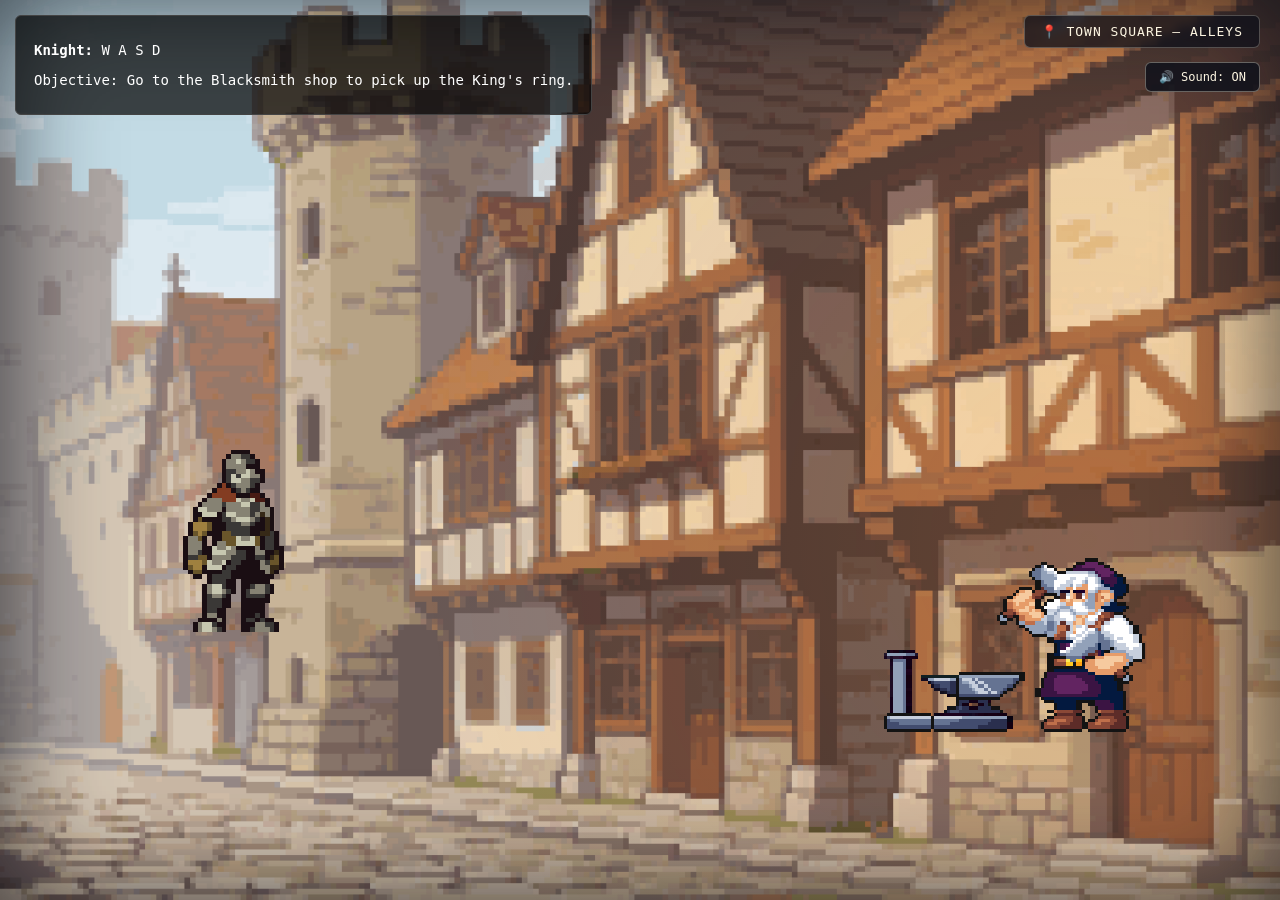
<file: index.html>
<!DOCTYPE html>
<html lang="en">
<head>
  <meta charset="UTF-8">
  <title>RPG - SC1: Town Square & Fountain</title>
  <link rel="stylesheet" href="style.css">
</head>
<body id="game-body">

  <div class="controls-hint">
    <p><strong>Knight:</strong> W A S D</p>
    <p id="objective">Objective: Go to the Blacksmith shop to pick up the King's ring.</p>
  </div>

  <!-- Shared Audio Mute Button -->
  <button id="audio-toggle" class="audio-btn" type="button" title="Toggle Sound">🔊 Sound: ON</button>

  <!-- Knight Element -->
  <div class="knight" id="knight"></div>

  <!-- Princess Element (Hidden until Fountain Scene) -->
  <div class="princess hidden" id="princess">
    <div class="layer" style="background-image: url('Female%20Skin1.png');"></div>
    <div class="layer" style="background-image: url('Boots.png');"></div>
    <div class="layer" style="background-image: url('Skirt.png');"></div>
    <div class="layer" style="background-image: url('Corset%20v2.png');"></div>
    <div class="layer" style="background-image: url('Female%20Hair3.png');"></div>
  </div>

  <!-- Load shared audio BEFORE the scene's own script -->
  <script src="game-audio.js"></script>
  <script src="script.js"></script>

  <div id="transition-overlay" class="fade-overlay active"></div>
</body>
</html>
</file>
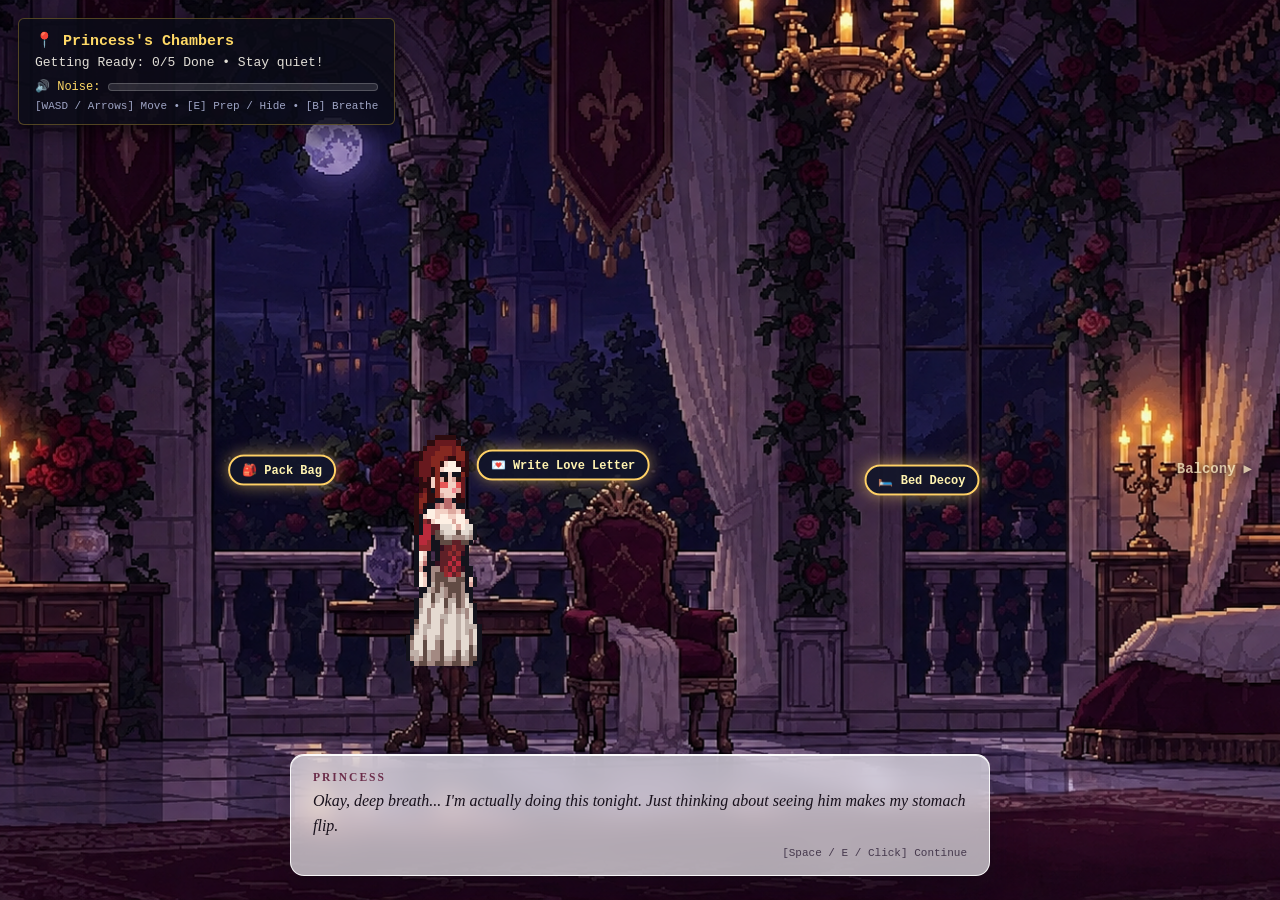
<file: CH3.html>
<!DOCTYPE html>
<html lang="en">
<head>
  <meta charset="UTF-8" />
  <meta name="viewport" content="width=device-width, initial-scale=1.0" />
  <title>Chapter 3 - Midnight Chambers</title>
  <link rel="stylesheet" href="CH3.css" />
</head>
<body id="game-body">
  <div id="transition-overlay"></div>
  <div id="caught-flash"></div>

  <!-- World & Post-Catch Panic Blur Wrapper -->
  <div id="world-layer">
    <!-- HUD -->
    <div id="hud">
      <div id="location-banner">📍 Princess's Chambers</div>
      <div id="objective">Getting Ready: 0/5 Done • Stay quiet!</div>
      <div id="noise-meter-wrap">
        <span>🔊 Noise:</span>
        <div id="noise-bar-track">
          <div id="noise-bar-fill"></div>
        </div>
      </div>
      <div id="sus-badge" class="hidden">👑 King is Suspicious — Watch Closely</div>
      <div id="panic-status" class="hidden">💔 DANGER: Princess is having a panic attack — calm her down [B]!</div>
      <div id="hall-wait-hud" class="hidden">⏳ Waiting for halls to clear: <span id="hall-wait-sec">12.0s</span></div>
      <div id="controls-hint">[WASD / Arrows] Move • [E] Prep / Hide • [B] Breathe</div>
    </div>

    <!-- Tension / Stealth Status Pill -->
    <div id="patrol-alert" class="hidden">
      <span class="lantern-dot"></span>
      <span id="patrol-text">Heavy footsteps approaching the corridor...</span>
    </div>

    <!-- Hiding / Prep Prompt -->
    <div id="action-prompt" class="hidden">[E] Interact</div>

    <!-- Panic Timer & Breathe Prompt -->
    <div id="panic-prompt" class="hidden">
      <div id="panic-prompt-text">💔 DANGER: Princess is having a panic attack — calm her down with [B]!</div>
      <div class="panic-bar-track">
        <div id="panic-bar-fill"></div>
      </div>
    </div>

    <!-- Prep Hotspots in Room & Balcony -->
    <div id="task-markers"></div>

    <!-- Balcony Arrow Hint -->
    <div id="arrow-right">
      <span>Balcony</span>
      <span class="arrow-icon">▶</span>
    </div>

    <!-- Environmental Torchlight & Pure-CSS King Silhouette -->
    <div id="torch-sweep"></div>
    <div id="king-shadow-wrap" class="hidden">
      <div id="king-silhouette">
        <div class="crown">
          <span></span><span></span><span></span>
        </div>
        <div class="head"></div>
        <div class="cloak"></div>
        <div class="sword-tip"></div>
      </div>
    </div>

    <!-- Princess Multi-Layer Character + Floating Pulse Emote -->
    <div id="princess" class="facing-right">
      <div id="princess-emote" class="hidden">!</div>
      <div class="sprite-layer skin"></div>
      <div class="sprite-layer boots"></div>
      <div class="sprite-layer outfit"></div>
      <div class="sprite-layer skirt"></div>
      <div class="sprite-layer hair"></div>
    </div>
  </div>

  <!-- Frosted Translucent White Dialogue Box -->
  <div id="princess-dialogue-box" class="hidden">
    <div class="p-box-header" id="p-speaker">PRINCESS</div>
    <p id="p-dialogue-text">Okay, deep breath...</p>
    <div class="p-box-footer">[Space / E / Click] Continue</div>
  </div>

  <!-- King's Special Gold / Angry Red Dialogue Card -->
  <div id="royal-dialogue-card" class="hidden royal-gold">
    <div class="gold-filigree top-bar">✦ ♛ ✦</div>
    <div class="card-border">
      <div class="card-header-row">
        <div class="royal-crest" id="royal-speaker">👑 KING</div>
        <div id="answer-timer-wrap" class="hidden">
          <span id="answer-timer-label">⏱ 8.0s</span>
          <div class="timer-track">
            <div id="answer-timer-fill"></div>
          </div>
        </div>
      </div>
      <p id="royal-line">"Why are you still awake?!"</p>
      <div id="dialogue-choices" class="hidden"></div>
      <div class="card-footer" id="card-footer">[Space / E / Click] Continue</div>
    </div>
    <div class="gold-filigree bottom-bar">✦ ✦ ✦</div>
  </div>

  <!-- Castle Escape Map Overlay -->
  <div id="escape-map-modal" class="hidden">
    <div id="escape-map-card">
      <div class="map-header">
        <span>🗺️ KNIGHT'S MIDNIGHT ESCAPE MAP</span>
        <button id="close-map-btn">Close [Esc]</button>
      </div>
      <p class="map-sub">The route he marked out so you can slip past the castle while the halls clear:</p>
      <div class="castle-blueprint">
        <div class="map-node start-node">🛏️ Princess Chambers<br><small>(Wait here till halls empty)</small></div>
        <div class="map-arrow">──▶</div>
        <div class="map-node danger-node">👑 King's Wing &amp; Royal Hall<br><small>(HIGH DANGER — Stay quiet)</small></div>
        <div class="map-arrow">──▶</div>
        <div class="map-node safe-node">🌿 West Servant Stair &amp; Garden Gate<br><small>(Way out toward the Knight)</small></div>
      </div>
      <div class="map-notes">
        <div>• Wait out the timer in your room until the corridors empty out.</div>
        <div>• Keep noise down near the King's wing so nobody notices you leaving.</div>
        <div>• Head down the west garden path where he's waiting beyond the walls.</div>
      </div>
    </div>
  </div>

  <!-- Prep Mini-Game Modal -->
  <div id="task-modal" class="hidden">
    <div id="task-window">
      <div id="task-header">
        <span id="task-title">Prep</span>
        <button id="close-task-btn" title="Close [Esc]">✕</button>
      </div>
      <p id="task-instructions">Get ready quietly!</p>
      <div id="task-body"></div>
    </div>
  </div>

  <script src="game-audio.js"></script>
  <script src="CH3.js"></script>
</body>
</html>
</file>
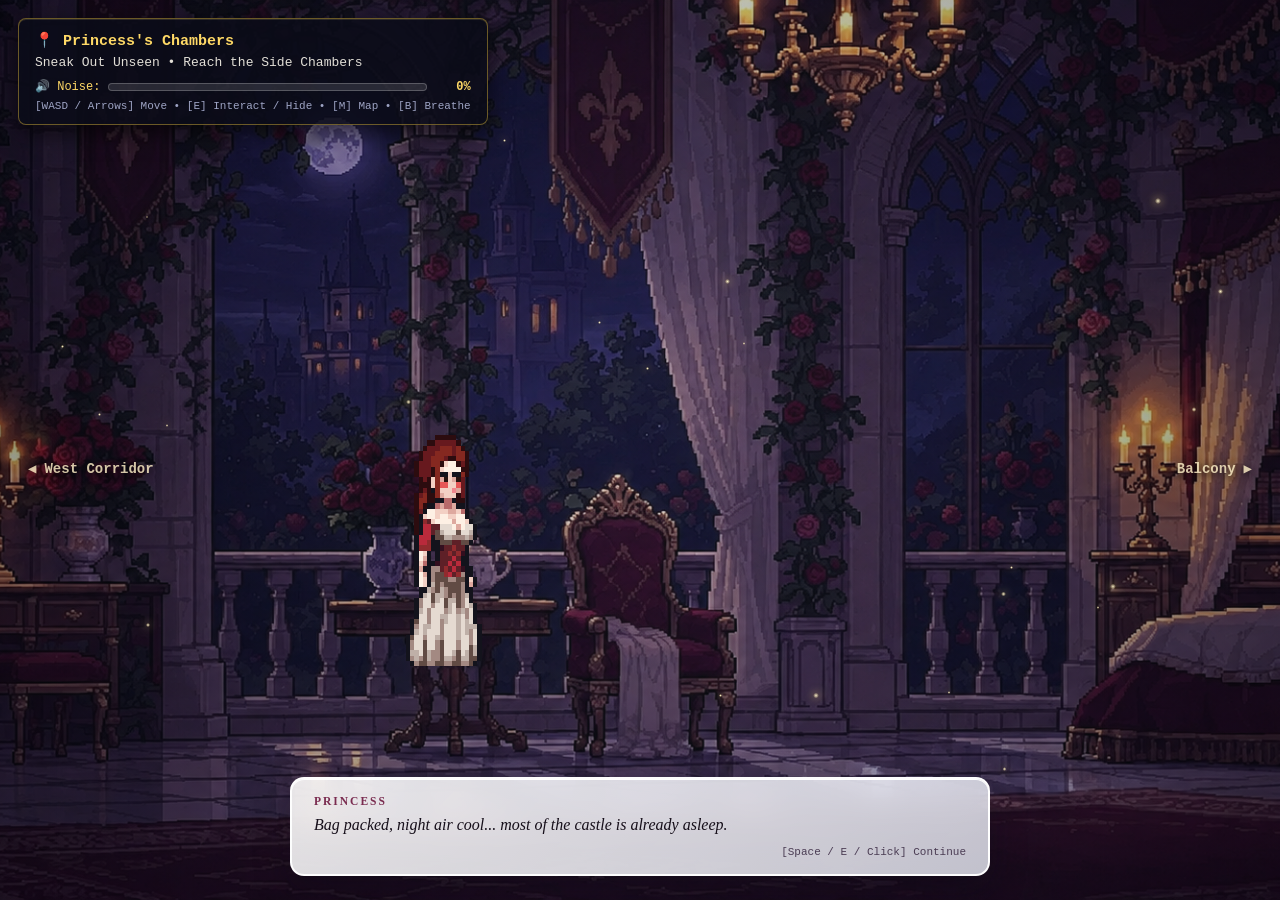
<file: CH3_2.html>
<!DOCTYPE html>
<html lang="en">
<head>
  <meta charset="UTF-8" />
  <meta name="viewport" content="width=device-width, initial-scale=1.0" />
  <title>Chapter 3 - Scene 2: Midnight Corridor</title>
  <link rel="stylesheet" href="CH3_2.css" />
</head>
<body id="game-body">
  <div id="transition-overlay"></div>
  <div id="caught-flash"></div>
  <div id="chapter-fade-out"></div>

  <!-- World & Post-Catch Panic Blur Wrapper -->
  <div id="world-layer">
    <!-- Atmospheric Moonlight Vignette & Floating Dust Motes -->
    <div id="atmosphere-vignette"></div>
    <div id="ambient-motes"></div>

    <!-- King's Sightline Strip on the Floor (Chambers) -->
    <div id="king-sightline-strip" class="hidden" aria-hidden="true">
      <div id="king-sightline-beam"></div>
    </div>

    <!-- Library Interactive Spots (Distraction & Find Item) -->
    <div id="library-spots" class="hidden"></div>

    <!-- HUD -->
    <div id="hud">
      <div id="location-banner">📍 Princess's Chambers</div>
      <div id="objective">Sneak Out Unseen • Reach the Side Chambers</div>
      <div id="noise-meter-wrap">
        <span>🔊 Noise:</span>
        <div id="noise-bar-track">
          <div id="noise-bar-fill"></div>
        </div>
      </div>
      <div id="sus-badge" class="hidden">👑 King is Suspicious — Watch Closely</div>
      <div id="panic-status" class="hidden">💔 DANGER: Princess is having a panic attack — calm her down [B]!</div>
      <div id="controls-hint">[WASD / Arrows] Move • [E] Interact / Hide • [M] Map • [B] Breathe</div>
    </div>

    <!-- Tension / Stealth Status Pill -->
    <div id="patrol-alert" class="hidden">
      <span class="lantern-dot"></span>
      <span id="patrol-text">Armored footsteps in the corridor — hide in the shadows [E]!</span>
    </div>

    <!-- Hiding / Obstacle / Library Prompt -->
    <div id="action-prompt" class="hidden">[E] Interact</div>

    <!-- Panic Timer & Breathe Prompt -->
    <div id="panic-prompt" class="hidden">
      <div id="panic-prompt-text">💔 DANGER: Panic attack! Calm her down with [B]!</div>
      <div class="panic-bar-track">
        <div id="panic-bar-fill"></div>
      </div>
    </div>

    <!-- Directional Arrows -->
    <div id="arrow-left">
      <span class="arrow-icon">◀</span>
      <span>West Corridor</span>
    </div>
    <div id="arrow-right">
      <span>Balcony</span>
      <span class="arrow-icon">▶</span>
    </div>

    <!-- Environmental Torchlight & Knight Silhouette -->
    <div id="torch-sweep"></div>
    <div id="guard-shadow-wrap" class="hidden">
      <div id="guard-silhouette">
        <div class="plume"></div>
        <div class="helm"></div>
        <div class="visor"></div>
        <div class="pauldron-left"></div>
        <div class="pauldron-right"></div>
        <div class="chestplate"></div>
        <div class="cape"></div>
        <div class="sword"></div>
        <div class="crossguard"></div>
      </div>
    </div>

    <!-- Real Multi-Layer Princess Sprite + Floating Pulse Emote -->
    <div id="princess" class="facing-right">
      <div id="princess-emote" class="hidden">!</div>
      <div class="sprite-layer skin"></div>
      <div class="sprite-layer boots"></div>
      <div class="sprite-layer outfit"></div>
      <div class="sprite-layer skirt"></div>
      <div class="sprite-layer hair"></div>
    </div>
  </div>

  <!-- Frosted Translucent White Dialogue Box -->
  <div id="princess-dialogue-box" class="hidden">
    <div class="p-box-header" id="p-speaker">PRINCESS</div>
    <p id="p-dialogue-text">Alright...</p>
    <div class="p-box-footer">[Space / E / Click] Continue</div>
  </div>

  <!-- Royal Knight Dialogue Card -->
  <div id="royal-dialogue-card" class="hidden royal-gold">
    <div class="gold-filigree top-bar">✦ ♛ ✦</div>
    <div class="card-border">
      <div class="card-header-row">
        <div class="royal-crest" id="royal-speaker">⚔️ ROYAL KNIGHT</div>
      </div>
      <p id="royal-line">"Your Highness?! Forgive me—what are you doing out here at this hour?"</p>
      <div id="dialogue-choices" class="hidden"></div>
      <div class="card-footer" id="card-footer">[Space / E / Click] Continue</div>
    </div>
    <div class="gold-filigree bottom-bar">✦ ✦ ✦</div>
  </div>

  <!-- [M] Wing Layout Map Modal -->
  <div id="wing-map-modal" class="hidden">
    <div id="wing-map-card">
      <div class="map-header">
        <span>🗺️ CASTLE WING MAP</span>
        <button id="close-map-btn">Close [M / Esc]</button>
      </div>
      <p class="map-sub">Slip left out of your chambers into the west corridor, pass the side chambers past the King's watch, and head through the library.</p>
      <div class="castle-blueprint">
        <div class="map-node safe-zone" data-zone="library">
          📚 Library<br><small>(Distraction, clue &amp; left exit)</small>
        </div>
        <div class="map-arrow">◀──</div>
        <div class="map-node safe-zone" data-zone="chambers">
          🔥 Side Chambers<br><small>(King's watch &amp; hazards)</small>
        </div>
        <div class="map-arrow">◀──</div>
        <div class="map-node danger-zone" data-zone="hallway">
          🕯️ West Corridor<br><small>(Hidden hazards • watch your step)</small>
        </div>
        <div class="map-arrow">◀── ──▶</div>
        <div class="map-node start-node" data-zone="room">
          🛏️ My Chambers<br><small>(Center • west door to corridor)</small>
        </div>
        <div class="map-arrow">──▶</div>
        <div class="map-node" data-zone="balcony">
          🌙 Balcony<br><small>(East • open night air)</small>
        </div>
      </div>
      <div class="map-notes" id="map-current-status">
        • Stay quiet—if noise hits 100%, knights on patrol will investigate.<br>
        • Press [E] to hide in the shadows when lantern light sweeps near.
      </div>
    </div>
  </div>

  <!-- Obstacle Challenge Modal -->
  <div id="task-modal" class="hidden">
    <div id="task-window">
      <div id="task-header">
        <span id="task-title">Obstacle</span>
        <button id="close-task-btn" title="Close [Esc]">✕</button>
      </div>
      <p id="task-instructions">Slip past quietly!</p>
      <div id="task-body"></div>
    </div>
  </div>

  <!-- Safe Escape Complete Modal -->
  <div id="escape-complete-modal" class="hidden">
    <div id="escape-complete-card">
      <div class="map-header">
        <span>✨ CHAPTER 3 COMPLETE</span>
        <button id="replay-scene2-btn">Replay</button>
      </div>
      <p id="escape-summary-text" class="map-sub">
        You slipped through the library and stepped into the night beyond.
      </p>
    </div>
  </div>

  <script src="game-audio.js"></script>
  <script src="CH3_2.js"></script>
</body>
</html>
</file>
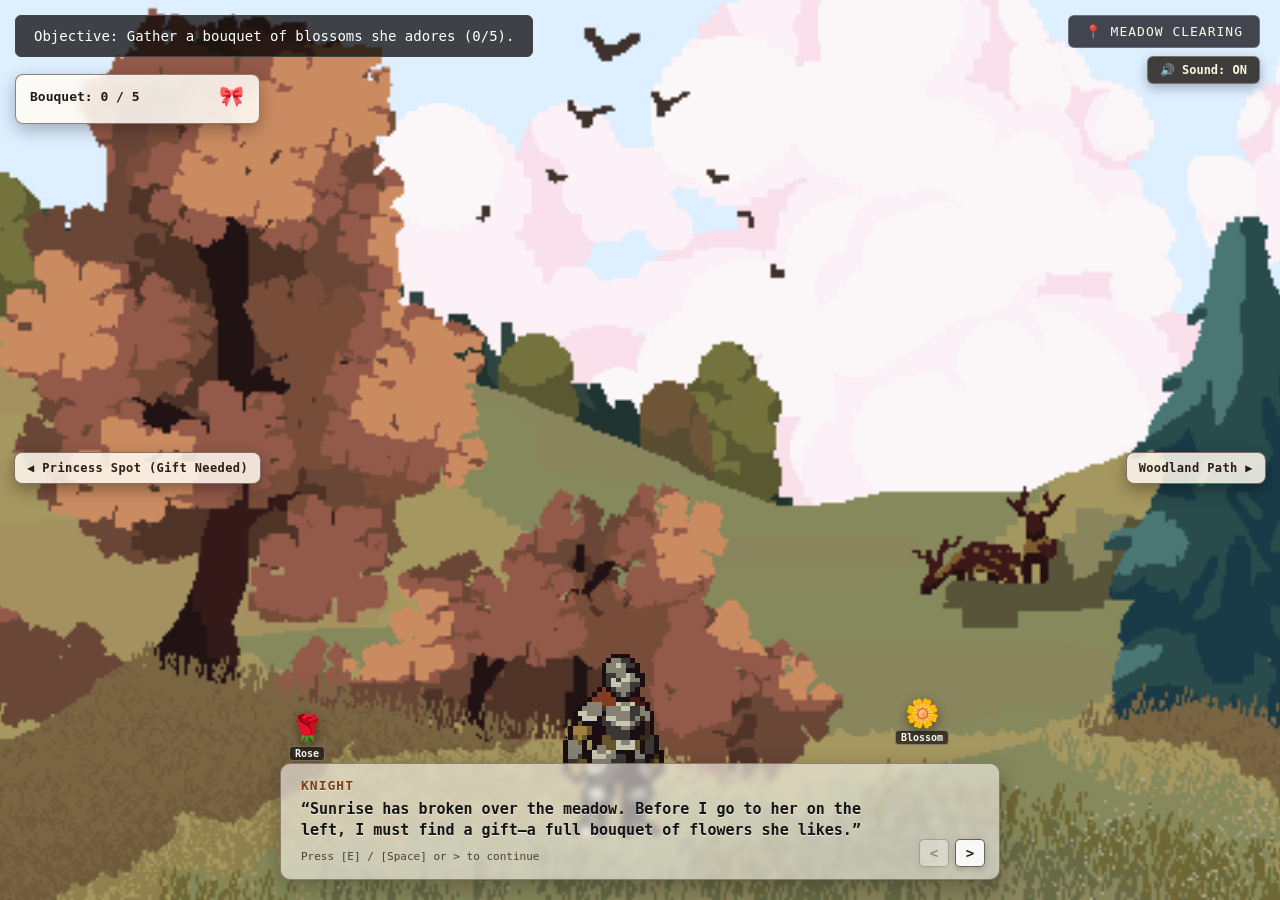
<file: CH4.html>
<!DOCTYPE html>
<html lang="en">
<head>
  <meta charset="UTF-8" />
  <meta name="viewport" content="width=device-width, initial-scale=1.0" />
  <title>Chapter 4 - Flower Quest</title>
  <link href="https://fonts.googleapis.com/css2?family=Press+Start+2P&display=swap" rel="stylesheet" />
  <link rel="stylesheet" href="CH4.css" />
</head>
<body id="game-body">
  <!-- Pure Black Fade Transition Overlay -->
  <div id="transition-overlay" class="fade-overlay active"></div>

  <!-- UI & Objectives -->
  <div id="location-banner">📍 Meadow Clearing</div>
  <button id="audio-toggle" class="audio-btn" type="button" title="Toggle Sound">🔊 Sound: ON</button>
  <div id="objective">Objective: Gather a bouquet of blossoms she adores before meeting her.</div>

  <!-- Live Bouquet & Collected Flowers Tracker -->
  <div id="bouquet-hud" class="bouquet-hud">
    <div class="bouquet-header">
      <span id="bouquet-title">Bouquet: 0 / 5</span>
      <span id="bouquet-visual" class="bouquet-visual">🎀</span>
    </div>
    <div id="bouquet-flowers-list" class="bouquet-flowers-list"></div>
  </div>

  <!-- Edge Navigation Arrows -->
  <div id="edge-arrow-left" class="edge-arrow hidden">◀</div>
  <div id="edge-arrow-right" class="edge-arrow hidden">▶</div>

  <!-- Spawned Ground Flowers Container -->
  <div id="flowers-layer"></div>

  <!-- Interactive Action Prompt & Floating Callout -->
  <div id="interaction-prompt" class="interaction-prompt hidden">Press [E] to Pick Flower</div>
  <div id="action-popup" class="action-popup hidden"></div>

  <!-- Floating Emotion Popups Above Characters -->
  <div id="knight-emotion" class="emote-bubble hidden"></div>
  <div id="princess-emotion" class="emote-bubble hidden"></div>

  <!-- Knight Sprite (Controlled in Chapter 4) -->
  <div id="knight" class="facing-right">
    <div id="knight-bouquet" class="knight-bouquet hidden"></div>
  </div>

  <!-- Princess Sprite (Waiting by the Right Side of the Tree Facing Right) -->
  <div id="princess" class="facing-right hidden">
    <div class="layer" style="background-image: url('Female%20Skin1.png');"></div>
    <div class="layer" style="background-image: url('Boots.png');"></div>
    <div class="layer" style="background-image: url('Skirt.png');"></div>
    <div class="layer" style="background-image: url('Corset%20v2.png');"></div>
    <div class="layer" style="background-image: url('Female%20Hair3.png');"></div>
  </div>

  <!-- Chat Dialogue Box -->
  <div id="dialogue-box" class="dialogue-box hidden">
    <div id="dialogue-speaker" class="dialogue-speaker"></div>
    <div id="dialogue-text" class="dialogue-text"></div>
    <div id="dialogue-choices" class="dialogue-choices hidden"></div>
    <div id="dialogue-hint" class="dialogue-hint">Press [E] / [Space] or &gt; to continue</div>
  </div>

  <script src="game-audio.js"></script>
  <script src="CH4.js"></script>
</body>
</html>
</file>
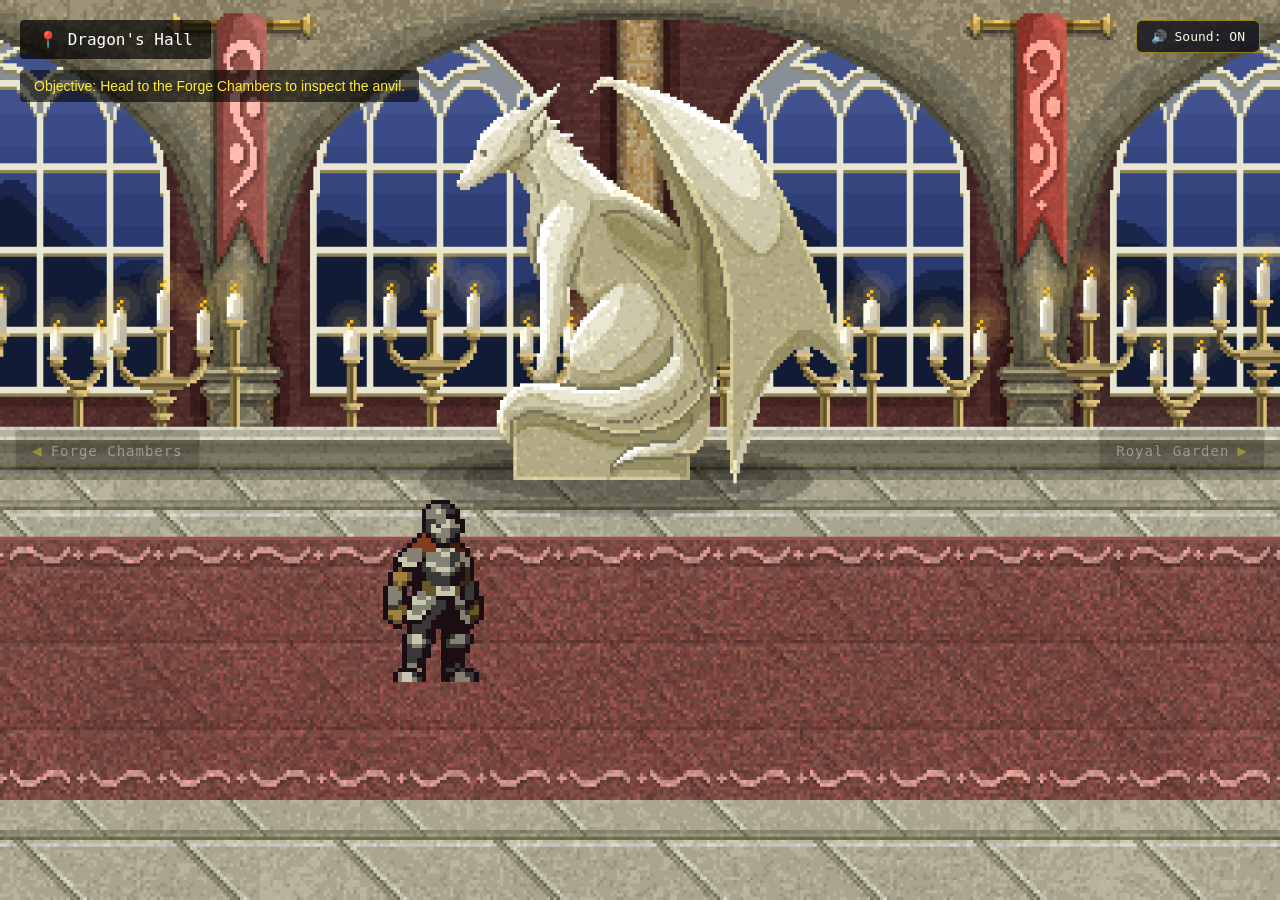
<file: chapter2.html>
<!DOCTYPE html>
<html lang="en">
<head>
  <meta charset="UTF-8">
  <meta name="viewport" content="width=device-width, initial-scale=1.0">
  <title>Chapter 2 - Palace Grounds</title>
  <link rel="stylesheet" href="chapter2.css">
</head>
<body id="game-body">
  <div id="transition-overlay" class="fade-overlay active"></div>

  <!-- Shared Audio Mute Button -->
  <button id="audio-toggle" class="audio-btn" type="button" title="Toggle Sound">🔊 Sound: ON</button>

  <!-- UI & Objectives -->
  <div id="location-banner">📍 Dragon's Hall</div>
  <div id="objective">Objective: Head to the Forge Chambers to inspect the anvil.</div>

  <!-- Edge Navigation Arrows -->
  <div id="arrow-left" class="edge-indicator left">
    <span class="arrow-icon">◀</span> Forge Chambers
  </div>
  <div id="arrow-right" class="edge-indicator right">
    Royal Garden <span class="arrow-icon">▶</span>
  </div>

  <!-- Interactive Action Prompt (Press E) -->
  <div id="interaction-prompt" class="interaction-prompt hidden">Press [E] to Interact</div>

  <!-- Lively Action Feedback Popup (Floats above knight's head) -->
  <div id="action-popup" class="action-popup hidden"></div>

  <!-- Visual Task Marker -->
  <div id="task-marker" class="task-marker hidden">✨</div>

  <!-- Knight Element -->
  <div id="knight"></div>

  <script src="game-audio.js"></script>
  <script src="chapter2.js"></script>
</body>
</html>
</file>
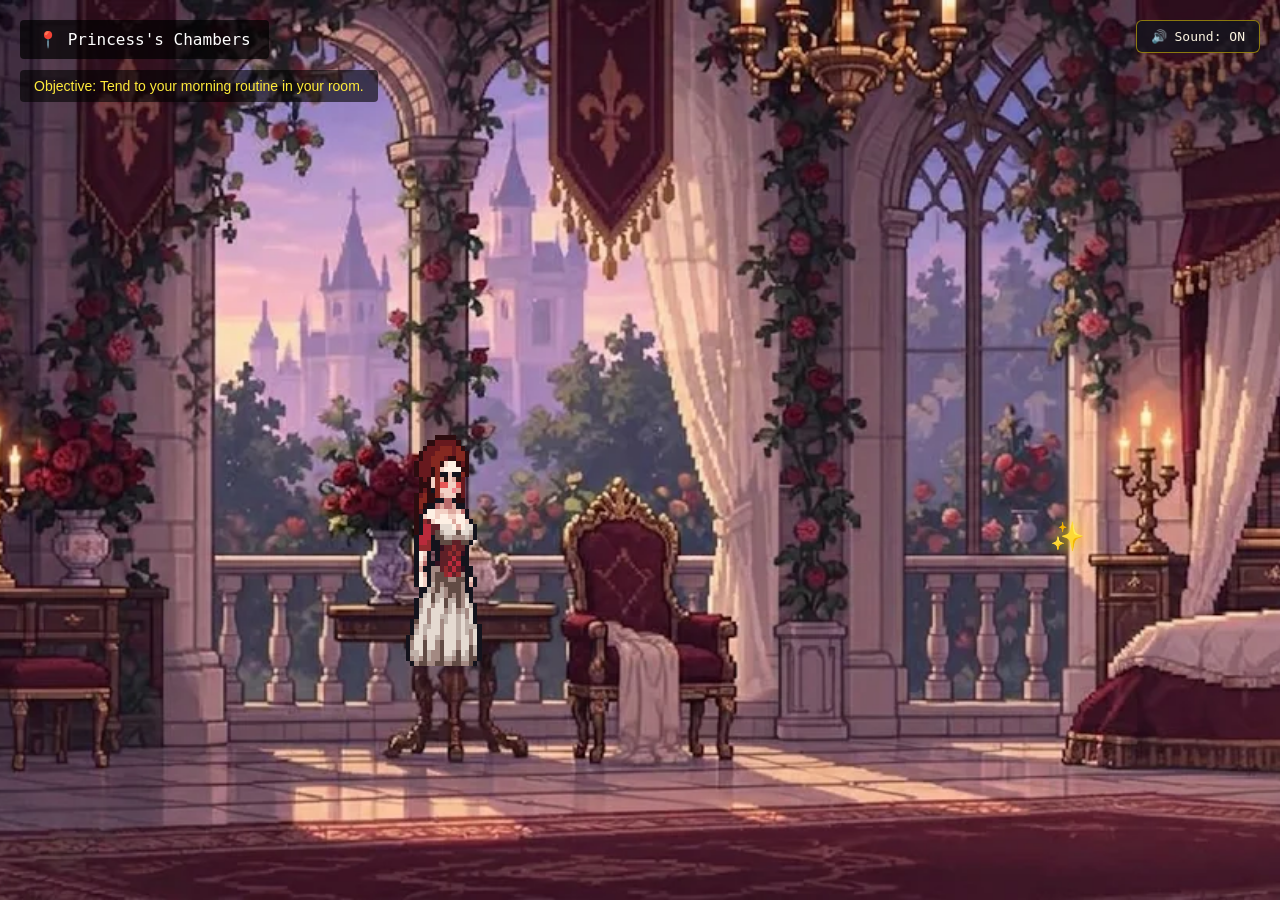
<file: chapter2_scene2.html>
<!DOCTYPE html>
<html lang="en">
<head>
  <meta charset="UTF-8">
  <meta name="viewport" content="width=device-width, initial-scale=1.0">
  <title>Chapter 2 - Scene 2: The Princess</title>
  <link href="https://fonts.googleapis.com/css2?family=Press+Start+2P&display=swap" rel="stylesheet">
  <link rel="stylesheet" href="chapter2_scene2.css">
</head>
<body id="game-body">
  <!-- Pure Black Fade Transition Overlay -->
  <div id="transition-overlay" class="fade-overlay active"></div>

  <!-- Shared Audio Mute Button -->
  <button id="audio-toggle" class="audio-btn" type="button" title="Toggle Sound">🔊 Sound: ON</button>

  <!-- UI & Objectives -->
  <div id="location-banner">📍 Princess's Chambers</div>
  <div id="objective">Objective: Tend to your morning routine in your room.</div>

  <!-- Edge Navigation Indicator (Balcony to the right) -->
  <div id="arrow-right" class="edge-indicator right">
    <span class="area-label">Balcony</span>
    <span class="arrow-icon">▶</span>
  </div>

  <!-- Interactive Action Prompt -->
  <div id="interaction-prompt" class="interaction-prompt hidden">Press [E] to Interact</div>

  <!-- Action Feedback Popup (Floating above Princess's head) -->
  <div id="action-popup" class="action-popup hidden"></div>

  <!-- Visual Task Marker -->
  <div id="task-marker" class="task-marker hidden">✨</div>

  <!-- Princess Sprite (Using exact Chapter 1 Layer Structure) -->
  <div id="princess" class="facing-right">
    <div class="layer" style="background-image: url('Female%20Skin1.png');"></div>
    <div class="layer" style="background-image: url('Boots.png');"></div>
    <div class="layer" style="background-image: url('Skirt.png');"></div>
    <div class="layer" style="background-image: url('Corset%20v2.png');"></div>
    <div class="layer" style="background-image: url('Female%20Hair3.png');"></div>
  </div>

  <script src="game-audio.js"></script>
  <script src="chapter2_scene2.js"></script>
</body>
</html>
</file>
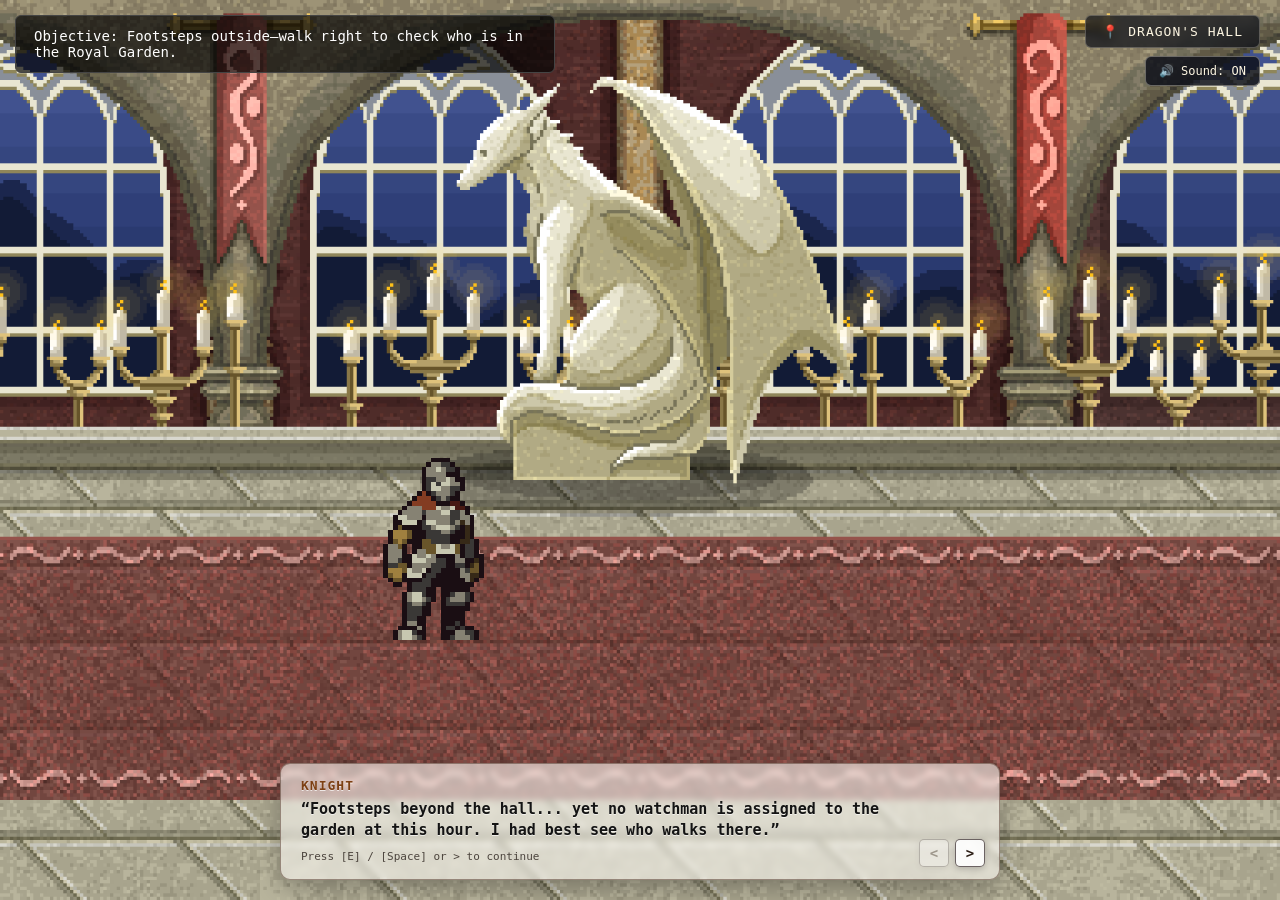
<file: chapter2scene3.html>
<!DOCTYPE html>
<html lang="en">
<head>
  <meta charset="UTF-8">
  <meta name="viewport" content="width=device-width, initial-scale=1.0">
  <title>Chapter 2 - Scene 3: The Royal Garden</title>
  <link href="https://fonts.googleapis.com/css2?family=Press+Start+2P&display=swap" rel="stylesheet">
  <link rel="stylesheet" href="chapter2scene3.css">
</head>
<body id="game-body">
  <!-- Pure Black Fade Transition Overlay -->
  <div id="transition-overlay" class="fade-overlay active"></div>

  <!-- Shared Audio Mute Button -->
  <button id="audio-toggle" class="audio-btn" type="button" title="Toggle Sound">🔊 Sound: ON</button>

  <!-- UI & Objectives -->
  <div id="location-banner">📍 Royal Garden</div>
  <div id="objective">Objective: Investigate the strange noise near the fountain.</div>

  <!-- Interactive Action Prompt -->
  <div id="interaction-prompt" class="interaction-prompt hidden">Press [E] to Interact</div>

  <!-- Floating Emotion & Reaction Popups Above Characters -->
  <div id="knight-emotion" class="emotion-badge hidden"></div>
  <div id="princess-emotion" class="emotion-badge hidden"></div>
  <div id="action-popup" class="action-popup hidden"></div>

  <!-- Visual Task Marker -->
  <div id="task-marker" class="task-marker hidden">✨</div>

  <!-- Knight Sprite (Exact Chapter 2 Scene 1 Setup) -->
  <div id="knight" class="facing-right"></div>

  <!-- Princess Sprite (Autonomous NPC in Scene 3) -->
  <div id="princess" class="facing-left hidden">
    <div class="layer" style="background-image: url('Female%20Skin1.png');"></div>
    <div class="layer" style="background-image: url('Boots.png');"></div>
    <div class="layer" style="background-image: url('Skirt.png');"></div>
    <div class="layer" style="background-image: url('Corset%20v2.png');"></div>
    <div class="layer" style="background-image: url('Female%20Hair3.png');"></div>
  </div>

  <!-- Upgraded Dialogue & Inner Monologue Box -->
  <div id="dialogue-box" class="dialogue-box hidden">
    <div id="dialogue-speaker" class="dialogue-speaker"></div>
    <div id="dialogue-text" class="dialogue-text"></div>
    <div id="dialogue-choices" class="dialogue-choices"></div>
    <div id="dialogue-hint" class="dialogue-hint">Press [E] or [Space] to continue</div>
  </div>

  <script src="game-audio.js"></script>
  <script src="chapter2scene3.js"></script>
</body>
</html>
</file>
<file: style.css>
body {
  margin: 0;
  padding: 0;
  width: 100vw;
  height: 100vh;
  background-image: url('AlleysTask.png');
  background-size: cover;
  background-position: center;
  background-repeat: no-repeat;
  overflow: hidden;
  background-color: #2b2d42;
}

.hidden {
  display: none !important;
}

.audio-btn {
  position: absolute;
  top: 62px;
  right: 20px;
  background: rgba(15, 17, 26, 0.85);
  color: #fdf6e2;
  border: 1px solid rgba(253, 246, 226, 0.35);
  border-radius: 6px;
  padding: 7px 13px;
  font-family: monospace;
  font-size: 12px;
  cursor: pointer;
  z-index: 25;
}

.audio-btn:hover {
  background: rgba(35, 40, 58, 0.95);
  border-color: #fdf6e2;
}

/* --- PRINCESS & KNIGHT PROPORTIONS --- */
.princess {
  width: 96px;
  height: 96px;
  position: absolute;
  top: 400px;
  left: 300px;
  image-rendering: pixelated;
  transform: scale(3);
  z-index: 2;
}

.princess.facing-right {
  transform: scale(3, 3);
}

.princess.facing-left {
  transform: scale(-3, 3);
}

.princess .layer {
  position: absolute;
  top: 0;
  left: 0;
  width: 100%;
  height: 100%;
  background-size: 1000% 700%; 
  background-repeat: no-repeat;
  animation: idle 0.8s steps(5) infinite;
}

@keyframes idle {
  from { background-position: 0% 0%; }
  to { background-position: 55.55% 0%; } 
}

.knight {
  width: 120px;
  height: 80px;
  position: absolute;
  top: 590px;
  left: 200px;
  image-rendering: pixelated;
  transform: scale(4.8);
  filter: none !important;
  mix-blend-mode: normal !important;
  background-color: transparent !important;
  background-image: url('Idle.png');
  background-size: 1000% 100%;
  background-repeat: no-repeat;
  animation: knight-anim 0.4s steps(9) infinite;
  z-index: 5;
}

.knight.facing-left {
  transform: scale(-4.8, 4.8);
}

.knight.facing-right {
  transform: scale(4.8, 4.8);
}

.knight.running {
  background-image: url('Run.png');
  animation: knight-anim 0.7s steps(9) infinite;
}

@keyframes knight-anim {
  0%   { background-position: 0% 0%; }
  100% { background-position: 100% 0%; }
}

.controls-hint {
  position: absolute;
  top: 15px;
  left: 15px;
  color: #fff;
  background: rgba(0, 0, 0, 0.7);
  padding: 12px 18px;
  font-family: monospace;
  font-size: 14px;
  z-index: 10;
  border-radius: 6px;
  border: 1px solid #444;
}

/* --- TRANSLUCENT CREAM DIALOGUE BOX & ARROWS --- */
#dialogue-box {
  position: absolute;
  bottom: 25px;
  left: 50%;
  transform: translateX(-50%);
  width: 720px;
  background: rgba(253, 246, 226, 0.88);
  backdrop-filter: blur(4px);
  border: 2px solid rgba(59, 47, 47, 0.8);
  border-radius: 8px;
  padding: 16px 24px;
  font-family: monospace;
  z-index: 30;
  box-shadow: 0 10px 30px rgba(0, 0, 0, 0.6);
}

#dialogue-box.hidden {
  display: none !important;
}

#speaker-name {
  font-size: 13px;
  font-weight: bold;
  letter-spacing: 1px;
  text-transform: uppercase;
  margin-bottom: 6px;
  color: #8b4513;
}

#speaker-name.princess-speak {
  color: #b22222;
}

#dialogue-text {
  color: #1a1a1a;
  font-size: 15px;
  line-height: 1.4;
  margin: 0 30px 0 0;
}

.nav-arrow {
  position: absolute;
  background: rgba(59, 47, 47, 0.9);
  color: #fdf6e2;
  border: none;
  font-size: 14px;
  width: 28px;
  height: 28px;
  border-radius: 4px;
  cursor: pointer;
  display: flex;
  align-items: center;
  justify-content: center;
  transition: background 0.2s ease;
}

.nav-arrow:hover {
  background: rgba(92, 64, 51, 1);
}

#prev-arrow {
  bottom: 16px;
  right: 60px;
}

#next-arrow {
  bottom: 16px;
  right: 20px;
}

.subtle-thought {
  position: absolute;
  bottom: 130px;
  left: 50%;
  transform: translateX(-50%);
  width: 680px;
  color: #e2e8f0;
  font-family: monospace;
  font-size: 13px;
  font-style: italic;
  background: rgba(20, 24, 38, 0.75);
  backdrop-filter: blur(4px);
  padding: 8px 14px;
  border-radius: 4px;
  border: 1px solid rgba(255, 255, 255, 0.2);
  letter-spacing: 0.5px;
  z-index: 25;
  pointer-events: none;
  text-align: center;
}

.subtle-thought.hidden {
  display: none !important;
}

#choice-container {
  position: absolute;
  bottom: 160px;
  left: 50%;
  transform: translateX(-50%);
  display: flex;
  flex-direction: column;
  gap: 8px;
  z-index: 35;
  width: 620px;
}

#choice-container.hidden {
  display: none !important;
}

.choice-btn {
  background: rgba(25, 30, 45, 0.9);
  backdrop-filter: blur(4px);
  color: #fdf6e2;
  border: 1px solid rgba(124, 111, 100, 0.8);
  padding: 12px 16px;
  font-family: monospace;
  font-size: 13px;
  cursor: pointer;
  border-radius: 4px;
  transition: all 0.2s ease;
  text-align: left;
}

.choice-btn:hover {
  background: rgba(60, 75, 110, 0.95);
  border-color: #fdf6e2;
  transform: scale(1.01);
}

.emote-bubble {
  position: absolute;
  font-size: 22px;
  z-index: 50;
  pointer-events: none;
  animation: pop-fade 1.8s ease-out forwards;
}

.emote-bubble.hidden {
  display: none !important;
}

@keyframes pop-fade {
  0% { transform: translateY(0px) scale(0.5); opacity: 0; }
  25% { transform: translateY(-10px) scale(1.2); opacity: 1; }
  75% { transform: translateY(-15px) scale(1); opacity: 1; }
  100% { transform: translateY(-25px) scale(1); opacity: 0; }
}

#scene-vignette {
  position: fixed;
  top: 0;
  left: 0;
  width: 100vw;
  height: 100vh;
  pointer-events: none;
  z-index: 1;
  transition: background 1.2s ease, box-shadow 1.2s ease;
  background: radial-gradient(circle at 85% 60%, rgba(255, 140, 40, 0.14), transparent 55%);
  box-shadow: inset 0 0 110px rgba(10, 12, 20, 0.75);
}

#scene-vignette.fountain-atmosphere {
  background: radial-gradient(circle at 55% 45%, rgba(130, 180, 255, 0.15), transparent 65%);
  box-shadow: inset 0 0 130px rgba(8, 12, 24, 0.85);
}

#location-banner {
  position: absolute;
  top: 15px;
  right: 20px;
  color: #fdf6e2;
  background: rgba(15, 17, 26, 0.75);
  backdrop-filter: blur(4px);
  padding: 8px 16px;
  font-family: monospace;
  font-size: 13px;
  letter-spacing: 1px;
  text-transform: uppercase;
  border-radius: 6px;
  border: 1px solid rgba(253, 246, 226, 0.25);
  z-index: 10;
  pointer-events: none;
}

.blacksmith {
  position: absolute;
  width: 139px;
  height: 108px;
  top: 580px;
  right: 170px;
  image-rendering: pixelated;
  transform: scale(2.8);
  background-image: url('BLACKSMITH.png');
  background-size: 973px 108px;
  background-repeat: no-repeat;
  animation: blacksmith-anim 1s steps(7) infinite;
  z-index: 3;
}

@keyframes blacksmith-anim {
  from { background-position: 0px 0px; }
  to   { background-position: -973px 0px; }
}

.fade-overlay {
  position: fixed;
  top: 0;
  left: 0;
  width: 100vw;
  height: 100vh;
  background-color: #000000;
  opacity: 0;
  pointer-events: none;
  transition: opacity 1s ease-in-out;
  z-index: 9999;
}

.fade-overlay.active {
  opacity: 1;
  pointer-events: auto;
}
</file>
<file: CH3.css>
* {
  margin: 0;
  padding: 0;
  box-sizing: border-box;
}

body {
  width: 100vw;
  height: 100vh;
  overflow: hidden;
  background-color: #0b0a14;
  position: relative;
  font-family: 'Courier New', Courier, monospace;
  user-select: none;
}

/* World container holds background + characters so panic blur ONLY affects the scene when panicking */
#world-layer {
  position: relative;
  width: 100vw;
  height: 100vh;
  background-color: #0b0a14;
  background-image: url('NightimePrincessRoom.png');
  background-size: cover;
  background-position: center bottom;
  background-repeat: no-repeat;
  filter: none;
  transition: background-image 0.35s ease, filter 0.35s ease;
}

#world-layer.panic-blur {
  animation: panic-blur-pulse 3.2s ease-in-out infinite;
}

@keyframes panic-blur-pulse {
  0%, 100% { filter: blur(0px) saturate(1); }
  40%, 65% { filter: blur(5px) saturate(0.75); }
}

#world-layer.footstep-rumble {
  animation: heavy-step 0.24s ease-in-out;
}

@keyframes heavy-step {
  0%   { transform: translateY(0px); }
  35%  { transform: translateY(4px); }
  70%  { transform: translateY(-1px); }
  100% { transform: translateY(0px); }
}

#caught-flash {
  position: fixed;
  inset: 0;
  pointer-events: none;
  background: radial-gradient(circle, rgba(220, 20, 40, 0.48) 0%, rgba(120, 0, 15, 0.82) 100%);
  opacity: 0;
  z-index: 45;
  transition: opacity 0.25s ease;
}

#caught-flash.active {
  opacity: 1;
}

/* --- HUD --- */
#hud {
  position: absolute;
  top: 18px;
  left: 18px;
  background: rgba(11, 12, 24, 0.86);
  border: 1px solid rgba(212, 175, 55, 0.35);
  border-radius: 6px;
  padding: 12px 16px;
  color: #f4f1ea;
  z-index: 30;
  max-width: 520px;
  box-shadow: 0 6px 20px rgba(0, 0, 0, 0.55);
}

#location-banner {
  font-size: 15px;
  font-weight: bold;
  color: #ffd966;
  margin-bottom: 4px;
}

#objective {
  font-size: 13px;
  color: #e2dfd7;
  line-height: 1.4;
}

#noise-meter-wrap {
  display: flex;
  align-items: center;
  gap: 8px;
  margin-top: 7px;
  font-size: 12px;
  color: #ffd966;
}

#noise-bar-track {
  flex: 1;
  height: 8px;
  background: rgba(255, 255, 255, 0.12);
  border-radius: 4px;
  overflow: hidden;
  border: 1px solid rgba(255, 255, 255, 0.2);
}

#noise-bar-fill {
  width: 0%;
  height: 100%;
  background: linear-gradient(90deg, #52b788, #ffd166, #ef476f);
  transition: width 0.2s ease;
}

#sus-badge,
#panic-status,
#hall-wait-hud {
  margin-top: 6px;
  display: inline-block;
  font-size: 11.5px;
  font-weight: bold;
  padding: 3px 8px;
  border-radius: 4px;
  margin-right: 6px;
}

#sus-badge {
  background: rgba(255, 107, 107, 0.18);
  border: 1px solid #ff6b6b;
  color: #ffc2c2;
}

#panic-status {
  background: rgba(190, 24, 93, 0.32);
  border: 1.5px solid #ff4d6d;
  color: #ffe5ec;
}

#hall-wait-hud {
  background: rgba(82, 183, 136, 0.2);
  border: 1px solid #74c69d;
  color: #d8f3dc;
}

.hidden {
  display: none !important;
}

#controls-hint {
  margin-top: 6px;
  font-size: 11px;
  color: #9ea4c4;
}

/* --- PREP HOTSPOTS --- */
.task-hotspot {
  position: absolute;
  transform: translate(-50%, -50%);
  background: rgba(18, 22, 42, 0.9);
  border: 2px solid #ffd166;
  color: #fff3b0;
  padding: 6px 12px;
  border-radius: 18px;
  font-size: 12px;
  font-weight: bold;
  z-index: 18;
  box-shadow: 0 0 16px rgba(255, 209, 102, 0.55);
  animation: hotspot-bob 1.4s ease-in-out infinite;
  pointer-events: none;
}

.task-hotspot.hard {
  border-color: #8ecae6;
  color: #e0fbfc;
  box-shadow: 0 0 18px rgba(142, 202, 230, 0.65);
}

@keyframes hotspot-bob {
  0%, 100% { transform: translate(-50%, -50%); }
  50%      { transform: translate(-50%, -58%); }
}

/* --- PATROL ALERT BANNER --- */
#patrol-alert {
  position: absolute;
  top: 18px;
  right: 22px;
  background: rgba(34, 12, 18, 0.92);
  border: 1px solid #d4af37;
  color: #ffe699;
  padding: 10px 16px;
  border-radius: 6px;
  font-size: 13px;
  font-weight: bold;
  display: flex;
  align-items: center;
  gap: 10px;
  z-index: 35;
  box-shadow: 0 0 22px rgba(255, 166, 0, 0.35);
  transition: opacity 0.3s ease, transform 0.3s ease;
}

#patrol-alert.danger {
  border-color: #ff4d4d;
  background: rgba(65, 10, 18, 0.95);
  color: #ffccd5;
  box-shadow: 0 0 28px rgba(255, 50, 50, 0.55);
}

.lantern-dot {
  width: 10px;
  height: 10px;
  border-radius: 50%;
  background: #ffb703;
  box-shadow: 0 0 10px #ffb703, 0 0 20px #fb8500;
  animation: lantern-pulse 0.6s infinite alternate;
}

@keyframes lantern-pulse {
  from { transform: scale(0.85); opacity: 0.7; }
  to   { transform: scale(1.3); opacity: 1; }
}

/* --- ACTION & PANIC PROMPTS --- */
#action-prompt {
  position: absolute;
  bottom: 145px;
  left: 50%;
  transform: translateX(-50%);
  background: rgba(12, 14, 28, 0.92);
  border: 1px solid rgba(255, 217, 102, 0.75);
  color: #ffd966;
  padding: 7px 16px;
  border-radius: 20px;
  font-size: 12px;
  font-weight: bold;
  z-index: 28;
}

#panic-prompt {
  position: absolute;
  top: 90px;
  left: 50%;
  transform: translateX(-50%);
  width: min(500px, 90vw);
  background: rgba(78, 12, 26, 0.96);
  border: 2px solid #ff4d6d;
  color: #ffe5ec;
  padding: 10px 16px;
  border-radius: 10px;
  font-size: 12.5px;
  font-weight: bold;
  text-align: center;
  z-index: 34;
  box-shadow: 0 0 24px rgba(255, 77, 109, 0.6);
}

#panic-prompt-text {
  margin-bottom: 6px;
}

.panic-bar-track {
  width: 100%;
  height: 8px;
  background: rgba(255, 255, 255, 0.16);
  border-radius: 4px;
  overflow: hidden;
}

#panic-bar-fill {
  width: 100%;
  height: 100%;
  background: linear-gradient(90deg, #ff4d6d, #ffb703);
  transition: width 0.08s linear;
}

/* --- BALCONY ARROW --- */
#arrow-right {
  position: absolute;
  right: 28px;
  top: 52%;
  transform: translateY(-50%);
  display: flex;
  align-items: center;
  gap: 8px;
  color: rgba(255, 240, 200, 0.75);
  font-size: 14px;
  font-weight: bold;
  text-shadow: 0 2px 8px rgba(0, 0, 0, 0.9);
  z-index: 15;
  transition: transform 0.25s ease, color 0.25s ease;
}

#arrow-right.highlight {
  color: #ffd966;
  transform: translateY(-50%) scale(1.12);
}

/* --- TORCHLIGHT & KING SILHOUETTE --- */
#torch-sweep {
  position: absolute;
  inset: 0;
  pointer-events: none;
  opacity: 0;
  background: radial-gradient(
    circle at 14% 62%,
    rgba(255, 175, 55, 0.38) 0%,
    rgba(255, 130, 30, 0.16) 32%,
    rgba(0, 0, 0, 0.5) 75%
  );
  z-index: 12;
  transition: opacity 0.55s ease;
}

#torch-sweep.active {
  opacity: 1;
  animation: torch-flicker 1.1s infinite alternate;
}

@keyframes torch-flicker {
  0%   { filter: brightness(0.92); }
  50%  { filter: brightness(1.18); }
  100% { filter: brightness(0.96); }
}

#king-shadow-wrap {
  position: absolute;
  left: 9%;
  bottom: 18px;
  width: 170px;
  height: 320px;
  pointer-events: none;
  z-index: 14;
  opacity: 0;
  transform: translateX(-45px) skewX(-6deg);
  transition: opacity 0.55s ease, transform 0.65s ease;
  filter: blur(1.1px) drop-shadow(0 0 18px rgba(255, 165, 40, 0.45));
}

#king-shadow-wrap.visible {
  opacity: 0.86;
  transform: translateX(0px) skewX(-6deg);
}

#king-shadow-wrap.looking-in {
  transform: translateX(22px) skewX(-2deg) scaleX(1.05);
}

#king-shadow-wrap.deep-scan {
  transform: translateX(34px) skewX(2deg) scaleX(1.08);
}

#king-silhouette {
  position: relative;
  width: 100%;
  height: 100%;
  animation: shadow-breathe 2s ease-in-out infinite;
}

@keyframes shadow-breathe {
  0%, 100% { transform: scaleY(1); }
  50%      { transform: scaleY(1.025); }
}

#king-silhouette .crown {
  position: absolute;
  top: 6px;
  left: 52px;
  width: 56px;
  height: 26px;
  display: flex;
  justify-content: space-between;
  align-items: flex-end;
}

#king-silhouette .crown span {
  width: 15px;
  height: 24px;
  background: #07060d;
  clip-path: polygon(50% 0%, 0% 100%, 100% 100%);
}

#king-silhouette .head {
  position: absolute;
  top: 28px;
  left: 50px;
  width: 60px;
  height: 64px;
  background: #07060d;
  border-radius: 45% 45% 40% 40%;
}

#king-silhouette .cloak {
  position: absolute;
  top: 86px;
  left: 16px;
  width: 132px;
  height: 232px;
  background: linear-gradient(to bottom, #07060d 72%, rgba(7, 6, 13, 0.92) 100%);
  clip-path: polygon(22% 0%, 78% 0%, 100% 100%, 0% 100%);
}

#king-silhouette .sword-tip {
  position: absolute;
  top: 195px;
  left: 126px;
  width: 58px;
  height: 10px;
  background: #07060d;
  transform: rotate(24deg);
  border-radius: 2px;
}

/* --- PRINCESS SPRITE + FLOATING PULSE-AND-FADEOUT EMOTE (NO BOX) --- */
#princess {
  width: 96px;
  height: 96px;
  position: absolute;
  transform: scale(3.5);
  transform-origin: center bottom;
  image-rendering: pixelated;
  z-index: 20;
  transition: opacity 0.25s ease, filter 0.25s ease;
}

#princess.facing-right {
  transform: scaleX(-3.5) scaleY(3.5);
}

#princess.facing-left {
  transform: scale(3.5, 3.5);
}

#princess.hidden-in-shadows {
  opacity: 0.38;
  filter: brightness(0.42) contrast(1.2);
}

#princess-emote {
  position: absolute;
  top: -16px;
  left: 50%;
  transform: translateX(-50%);
  background: none;
  border: none;
  box-shadow: none;
  padding: 0;
  color: #fff6d6;
  text-shadow: 0 0 6px rgba(0, 0, 0, 0.95), 0 1px 2px #000;
  font-size: 9px;
  font-weight: bold;
  z-index: 10;
  pointer-events: none;
  animation: emote-pulse-fade 1.6s ease-out forwards;
}

#princess.facing-right #princess-emote {
  animation: emote-pulse-fade-flip 1.6s ease-out forwards;
}

@keyframes emote-pulse-fade {
  0%   { opacity: 0; transform: translateX(-50%) translateY(2px) scale(0.8); }
  25%  { opacity: 1; transform: translateX(-50%) translateY(-3px) scale(1.15); }
  65%  { opacity: 0.9; transform: translateX(-50%) translateY(-6px) scale(1); }
  100% { opacity: 0; transform: translateX(-50%) translateY(-9px) scale(0.92); }
}

@keyframes emote-pulse-fade-flip {
  0%   { opacity: 0; transform: translateX(-50%) scaleX(-1) translateY(2px) scale(0.8); }
  25%  { opacity: 1; transform: translateX(-50%) scaleX(-1) translateY(-3px) scale(1.15); }
  65%  { opacity: 0.9; transform: translateX(-50%) scaleX(-1) translateY(-6px) scale(1); }
  100% { opacity: 0; transform: translateX(-50%) scaleX(-1) translateY(-9px) scale(0.92); }
}

#princess .sprite-layer {
  position: absolute;
  top: 0;
  left: 0;
  width: 96px;
  height: 96px;
  background-size: 1000% 700%;
  background-repeat: no-repeat;
  image-rendering: pixelated;
  image-rendering: crisp-edges;
  animation: p-idle 0.8s steps(5) infinite;
}

#princess .skin   { background-image: url('Female Skin1.png'); z-index: 1; }
#princess .boots  { background-image: url('Boots.png');        z-index: 2; }
#princess .outfit { background-image: url('Corset v2.png');    z-index: 3; }
#princess .skirt  { background-image: url('Skirt.png');        z-index: 4; }
#princess .hair   { background-image: url('Female Hair3.png'); z-index: 5; }

#princess.running .sprite-layer {
  animation: p-walk 0.8s steps(8) infinite;
}

@keyframes p-idle {
  from { background-position: 0% 0%; }
  to   { background-position: 55.55% 0%; }
}

@keyframes p-walk {
  from { background-position: 0% 16.66%; }
  to   { background-position: 88.88% 16.66%; }
}

/* --- BRIGHT FROSTED TRANSLUCENT WHITE DIALOGUE BOX --- */
#princess-dialogue-box {
  position: fixed;
  bottom: 24px;
  left: 50%;
  transform: translateX(-50%);
  width: min(700px, 92vw);
  background: rgba(250, 251, 255, 0.66);
  backdrop-filter: blur(12px);
  -webkit-backdrop-filter: blur(12px);
  border: 1.5px solid rgba(255, 255, 255, 0.9);
  border-radius: 14px;
  padding: 16px 22px;
  color: #1c1421;
  font-family: Georgia, 'Times New Roman', serif;
  z-index: 48;
  box-shadow: 0 12px 34px rgba(10, 8, 20, 0.36), inset 0 1px 0 rgba(255, 255, 255, 0.95);
  cursor: pointer;
}

.p-box-header {
  font-size: 11.5px;
  font-weight: bold;
  color: #6b2d4a;
  letter-spacing: 2px;
  margin-bottom: 6px;
}

#p-dialogue-text {
  font-size: 16px;
  font-style: italic;
  line-height: 1.55;
  color: #18111c;
}

.p-box-footer {
  text-align: right;
  font-family: 'Courier New', Courier, monospace;
  font-size: 11px;
  color: #46394d;
  margin-top: 8px;
}

/* --- KING'S SPECIAL GOLD / ANGRY RED DIALOGUE BOX --- */
#royal-dialogue-card {
  position: fixed;
  bottom: 22px;
  left: 50%;
  transform: translateX(-50%);
  width: min(740px, 94vw);
  background: rgba(12, 13, 24, 0.94);
  border: 2px solid rgba(212, 175, 55, 0.72);
  border-radius: 6px;
  padding: 5px 8px;
  z-index: 50;
  box-shadow: 0 12px 38px rgba(0, 0, 0, 0.88);
  cursor: pointer;
  transition: opacity 0.22s ease, transform 0.22s ease;
}

#royal-dialogue-card.royal-gold {
  background: linear-gradient(155deg, rgba(25, 13, 21, 0.97), rgba(11, 10, 22, 0.99));
  border: 2.5px solid #e5be48;
  box-shadow:
    0 12px 45px rgba(0, 0, 0, 0.92),
    0 0 26px rgba(229, 190, 72, 0.34),
    inset 0 0 18px rgba(229, 190, 72, 0.12);
}

#royal-dialogue-card.scolding {
  border: 2.5px solid #ff4d4d;
  background: linear-gradient(145deg, rgba(48, 8, 16, 0.98), rgba(16, 6, 12, 0.99));
  box-shadow: 0 12px 45px rgba(0, 0, 0, 0.95), 0 0 34px rgba(255, 60, 60, 0.45);
  cursor: default;
}

.gold-filigree {
  text-align: center;
  font-size: 11px;
  letter-spacing: 8px;
  color: #e5be48;
  text-shadow: 0 0 8px rgba(229, 190, 72, 0.55);
  line-height: 1.1;
}

.top-bar { margin-bottom: 3px; }
.bottom-bar { margin-top: 3px; }

#royal-dialogue-card.scolding .gold-filigree {
  color: #ff6b81;
}

.card-border {
  border: 1.5px solid rgba(229, 190, 72, 0.65);
  outline: 1px dashed rgba(229, 190, 72, 0.28);
  outline-offset: -4px;
  border-radius: 4px;
  padding: 14px 20px;
}

#royal-dialogue-card.scolding .card-border {
  border-color: rgba(255, 90, 90, 0.55);
  outline-color: rgba(255, 90, 90, 0.25);
}

.card-header-row {
  display: flex;
  justify-content: space-between;
  align-items: center;
  gap: 12px;
  margin-bottom: 8px;
}

.royal-crest {
  color: #ffd966;
  font-size: 13px;
  font-weight: bold;
  letter-spacing: 1.5px;
}

#royal-dialogue-card.scolding .royal-crest {
  color: #ff758f;
}

#answer-timer-wrap {
  display: flex;
  align-items: center;
  gap: 8px;
  min-width: 155px;
}

#answer-timer-label {
  font-size: 12px;
  font-weight: bold;
  color: #ffd966;
  white-space: nowrap;
}

#answer-timer-label.urgent {
  color: #ff5c77;
}

.timer-track {
  flex: 1;
  height: 7px;
  background: rgba(255, 255, 255, 0.14);
  border-radius: 4px;
  overflow: hidden;
  border: 1px solid rgba(255, 217, 102, 0.35);
}

#answer-timer-fill {
  width: 100%;
  height: 100%;
  background: linear-gradient(90deg, #ffd166, #ff6b6b);
  transition: width 0.08s linear;
}

#royal-line {
  color: #f8f5ec;
  font-size: 15.5px;
  line-height: 1.52;
  margin-bottom: 8px;
}

.scold-hint {
  font-size: 12px;
  color: #ffd166;
  margin-bottom: 8px;
  font-style: italic;
}

#dialogue-choices {
  display: flex;
  flex-direction: column;
  gap: 7px;
  margin-top: 6px;
  margin-bottom: 6px;
}

.choice-btn {
  text-align: left;
  background: rgba(255, 255, 255, 0.06);
  border: 1px solid rgba(229, 190, 72, 0.5);
  color: #fff3d1;
  padding: 9px 14px;
  border-radius: 4px;
  font-family: inherit;
  font-size: 13px;
  cursor: pointer;
  transition: background 0.18s ease, border-color 0.18s ease, transform 0.12s ease;
}

.choice-btn:hover {
  background: rgba(229, 190, 72, 0.22);
  border-color: #ffd966;
  transform: translateX(4px);
}

.card-footer {
  text-align: right;
  font-size: 11px;
  color: #c9b37e;
  margin-top: 4px;
}

/* --- CASTLE ESCAPE MAP MODAL --- */
#escape-map-modal {
  position: fixed;
  inset: 0;
  background: rgba(6, 7, 15, 0.72);
  display: flex;
  align-items: center;
  justify-content: center;
  z-index: 55;
}

#escape-map-card {
  width: min(640px, 92vw);
  background: #171426;
  border: 2.5px solid #d4af37;
  border-radius: 10px;
  padding: 18px 22px;
  color: #f8f5ec;
  box-shadow: 0 20px 60px rgba(0, 0, 0, 0.92);
}

.map-header {
  display: flex;
  justify-content: space-between;
  align-items: center;
  font-size: 16px;
  font-weight: bold;
  color: #ffd966;
  margin-bottom: 8px;
}

#close-map-btn {
  background: rgba(255, 255, 255, 0.1);
  border: 1px solid rgba(255, 217, 102, 0.45);
  color: #fff;
  padding: 4px 10px;
  border-radius: 4px;
  cursor: pointer;
  font-family: inherit;
}

.map-sub {
  font-size: 13px;
  color: #d8d2c5;
  margin-bottom: 14px;
}

.castle-blueprint {
  display: flex;
  align-items: center;
  justify-content: space-between;
  gap: 8px;
  flex-wrap: wrap;
  margin-bottom: 14px;
}

.map-node {
  flex: 1 1 160px;
  padding: 10px;
  border-radius: 6px;
  font-size: 12px;
  line-height: 1.35;
  text-align: center;
}

.start-node {
  background: rgba(82, 183, 136, 0.16);
  border: 1.5px solid #52b788;
  color: #d8f3dc;
}

.danger-node {
  background: rgba(230, 57, 70, 0.18);
  border: 1.5px solid #ff6b6b;
  color: #ffd6d6;
}

.safe-node {
  background: rgba(255, 209, 102, 0.16);
  border: 1.5px solid #ffd166;
  color: #fff3b0;
}

.map-arrow {
  color: #ffd966;
  font-weight: bold;
}

.map-notes {
  background: rgba(0, 0, 0, 0.35);
  border-left: 3px solid #d4af37;
  padding: 10px 14px;
  border-radius: 4px;
  font-size: 12px;
  line-height: 1.5;
  color: #e6dfd1;
}

/* --- PREP MINI-GAME MODAL --- */
#task-modal {
  position: fixed;
  inset: 0;
  background: rgba(6, 7, 15, 0.78);
  display: flex;
  align-items: center;
  justify-content: center;
  z-index: 60;
}

#task-window {
  width: min(550px, 92vw);
  background: #14172b;
  border: 2px solid #ffd166;
  border-radius: 10px;
  padding: 18px 22px;
  color: #f8f9fa;
  box-shadow: 0 18px 50px rgba(0, 0, 0, 0.9);
}

#task-header {
  display: flex;
  justify-content: space-between;
  align-items: center;
  border-bottom: 1px solid rgba(255, 209, 102, 0.3);
  padding-bottom: 10px;
  margin-bottom: 10px;
}

#task-title {
  font-size: 16px;
  font-weight: bold;
  color: #ffd166;
}

#close-task-btn {
  background: rgba(255, 255, 255, 0.1);
  border: 1px solid rgba(255, 255, 255, 0.25);
  color: #fff;
  padding: 4px 10px;
  border-radius: 4px;
  cursor: pointer;
  font-family: inherit;
}

#task-instructions {
  font-size: 13px;
  color: #ced4da;
  margin-bottom: 16px;
}

.pack-arena {
  display: flex;
  justify-content: space-between;
  align-items: center;
  gap: 16px;
}

.pack-items {
  display: flex;
  flex-direction: column;
  gap: 10px;
  width: 48%;
}

.drag-item {
  background: #232847;
  border: 1.5px solid #8d99ae;
  padding: 10px 12px;
  border-radius: 6px;
  cursor: grab;
  font-size: 13px;
  text-align: center;
  transition: transform 0.15s ease, border-color 0.15s ease;
}

.drag-item:hover {
  border-color: #ffd166;
  transform: scale(1.03);
}

.drag-item.packed {
  opacity: 0.35;
  pointer-events: none;
  text-decoration: line-through;
}

.satchel-dropzone {
  width: 48%;
  height: 155px;
  border: 2px dashed #ffd166;
  border-radius: 10px;
  background: rgba(255, 209, 102, 0.08);
  display: flex;
  flex-direction: column;
  align-items: center;
  justify-content: center;
  gap: 6px;
  font-size: 13px;
  color: #ffd166;
  text-align: center;
  padding: 10px;
}

.satchel-dropzone.over {
  background: rgba(255, 209, 102, 0.22);
  transform: scale(1.03);
}

.decoy-grid {
  display: grid;
  grid-template-columns: repeat(3, 1fr);
  gap: 10px;
}

.pillow-btn {
  background: #262b4d;
  border: 1.5px solid #9ea4c4;
  color: #fff;
  padding: 18px 10px;
  border-radius: 8px;
  font-family: inherit;
  font-size: 13px;
  cursor: pointer;
}

.pillow-btn.placed {
  background: #1f4e3d;
  border-color: #52b788;
  color: #d8f3dc;
}

.rune-row {
  display: flex;
  justify-content: space-around;
  gap: 8px;
  flex-wrap: wrap;
}

.rune-btn {
  flex: 1 1 110px;
  padding: 14px 8px;
  background: #222644;
  border: 2px solid #8d99ae;
  color: #ffd166;
  border-radius: 8px;
  font-family: inherit;
  font-size: 13px;
  font-weight: bold;
  cursor: pointer;
}

.rune-btn.done {
  background: #2b5947;
  border-color: #52b788;
}

.star-click-arena {
  position: relative;
  width: 100%;
  height: 170px;
  background: #0b0f22;
  border: 1.5px solid rgba(255, 217, 102, 0.4);
  border-radius: 8px;
  overflow: hidden;
}

.star-target-btn {
  position: absolute;
  transform: translate(-50%, -50%);
  background: rgba(255, 217, 102, 0.18);
  border: 2px solid #ffd166;
  color: #fff3b0;
  padding: 8px 12px;
  border-radius: 999px;
  font-family: inherit;
  font-size: 13px;
  font-weight: bold;
  cursor: pointer;
  box-shadow: 0 0 14px rgba(255, 217, 102, 0.5);
}

.star-target-btn:hover {
  background: rgba(255, 217, 102, 0.38);
  transform: translate(-50%, -50%) scale(1.08);
}

.spell-target-word {
  text-align: center;
  font-size: 18px;
  font-weight: bold;
  letter-spacing: 5px;
  color: #ffd166;
  background: rgba(255, 255, 255, 0.05);
  padding: 10px;
  border-radius: 6px;
  margin-bottom: 12px;
  border: 1px dashed rgba(255, 217, 102, 0.45);
}

.star-letter-grid {
  display: flex;
  justify-content: center;
  gap: 10px;
  flex-wrap: wrap;
}

.star-letter-btn {
  width: 52px;
  height: 52px;
  border-radius: 50%;
  background: #1c2240;
  border: 2px solid #8ecae6;
  color: #fff;
  font-family: inherit;
  font-size: 16px;
  font-weight: bold;
  cursor: pointer;
}

.star-letter-btn.picked {
  background: #2b5947;
  border-color: #52b788;
  opacity: 0.65;
}
</file>
<file: CH3_2.css>
* {
  margin: 0;
  padding: 0;
  box-sizing: border-box;
}

body {
  width: 100vw;
  height: 100vh;
  overflow: hidden;
  background-color: #0b0a14;
  position: relative;
  font-family: 'Courier New', Courier, monospace;
  user-select: none;
}

/* World container holds background + characters so blur ONLY affects the scene */
#world-layer {
  position: relative;
  width: 100vw;
  height: 100vh;
  background-color: #0b0a14;
  background-image: url('NightimePrincessRoom.png');
  background-size: cover;
  background-position: center bottom;
  background-repeat: no-repeat;
  filter: none;
  transition: background-image 0.35s ease, filter 0.25s ease;
}

#world-layer.map-blurred {
  filter: blur(7px) brightness(0.62);
}

#world-layer.panic-blur {
  animation: panic-blur-pulse 3.2s ease-in-out infinite;
}

#world-layer.map-blurred.panic-blur {
  animation: none;
  filter: blur(8px) brightness(0.58) saturate(0.8);
}

@keyframes panic-blur-pulse {
  0%, 100% { filter: blur(0px) saturate(1); }
  40%, 65% { filter: blur(5px) saturate(0.75); }
}

#world-layer.footstep-rumble {
  animation: heavy-step 0.24s ease-in-out;
}

@keyframes heavy-step {
  0%   { transform: translateY(0px); }
  35%  { transform: translateY(4px); }
  70%  { transform: translateY(-1px); }
  100% { transform: translateY(0px); }
}

/* --- BLACK SCREEN FADE-OUT TO NEXT CHAPTER --- */
#chapter-fade-out {
  position: fixed;
  inset: 0;
  background: #040408;
  opacity: 0;
  pointer-events: none;
  z-index: 90;
  transition: opacity 1.1s ease;
}

#chapter-fade-out.fading {
  opacity: 1;
  pointer-events: all;
}

/* --- KING'S FLOOR SIGHTLINE STRIP (CHAMBERS) --- */
#king-sightline-strip {
  position: absolute;
  left: 14%;
  right: 14%;
  bottom: 84px;
  height: 30px;
  border-radius: 999px;
  background: rgba(255, 190, 60, 0.09);
  border: 1px dashed rgba(255, 210, 105, 0.35);
  overflow: hidden;
  pointer-events: none;
  z-index: 9;
}

#king-sightline-beam {
  position: absolute;
  top: 0;
  bottom: 0;
  width: 24%;
  left: 0%;
  border-radius: 999px;
  background: linear-gradient(
    90deg,
    rgba(255, 120, 60, 0.05),
    rgba(255, 200, 75, 0.42),
    rgba(255, 80, 70, 0.55),
    rgba(255, 200, 75, 0.42),
    rgba(255, 120, 60, 0.05)
  );
  box-shadow: 0 0 18px rgba(255, 175, 55, 0.55);
  transition: left 0.05s linear;
}

/* --- LIBRARY INTERACTIVE SPOTS --- */
.library-spot-badge {
  position: absolute;
  transform: translate(-50%, -50%);
  background: rgba(16, 18, 34, 0.9);
  border: 1.5px solid #ffd166;
  color: #fff3b0;
  padding: 5px 11px;
  border-radius: 16px;
  font-size: 11.5px;
  font-weight: bold;
  z-index: 18;
  pointer-events: none;
  box-shadow: 0 0 14px rgba(255, 209, 102, 0.42);
}

.library-spot-badge.done {
  border-color: #52b788;
  color: #b7e4c7;
  opacity: 0.72;
  box-shadow: none;
}

/* --- ATMOSPHERIC MOONLIGHT VIGNETTE & FLOATING DUST MOTES --- */
#atmosphere-vignette {
  position: absolute;
  inset: 0;
  pointer-events: none;
  background: radial-gradient(circle at 50% 42%, rgba(165, 195, 255, 0.08) 0%, rgba(7, 8, 18, 0.52) 100%);
  z-index: 8;
}

#ambient-motes {
  position: absolute;
  inset: 0;
  pointer-events: none;
  overflow: hidden;
  z-index: 11;
}

.moon-mote {
  position: absolute;
  border-radius: 50%;
  background: radial-gradient(circle, rgba(255, 244, 200, 0.95) 0%, rgba(255, 217, 102, 0.15) 70%, transparent 100%);
  box-shadow: 0 0 8px rgba(255, 224, 130, 0.65);
  animation: mote-drift linear infinite;
}

@keyframes mote-drift {
  0%   { transform: translateY(0px) translateX(0px); opacity: 0; }
  20%  { opacity: 0.85; }
  80%  { opacity: 0.7; }
  100% { transform: translateY(-95px) translateX(24px); opacity: 0; }
}

.noise-pop {
  position: absolute;
  pointer-events: none;
  font-size: 11px;
  font-weight: bold;
  color: #ffe699;
  text-shadow: 0 2px 6px rgba(0, 0, 0, 0.95);
  z-index: 26;
  animation: noise-float 0.95s ease-out forwards;
}

.noise-pop.loud {
  color: #ff758f;
  font-size: 13px;
}

@keyframes noise-float {
  0%   { opacity: 0; transform: translate(-50%, 0px) scale(0.85); }
  25%  { opacity: 1; transform: translate(-50%, -10px) scale(1.05); }
  100% { opacity: 0; transform: translate(-50%, -28px) scale(0.95); }
}

#caught-flash {
  position: fixed;
  inset: 0;
  pointer-events: none;
  background: radial-gradient(circle, rgba(220, 20, 40, 0.45) 0%, rgba(120, 0, 15, 0.78) 100%);
  opacity: 0;
  z-index: 45;
  transition: opacity 0.25s ease;
}

#caught-flash.active {
  opacity: 1;
}

/* --- HUD --- */
#hud {
  position: absolute;
  top: 18px;
  left: 18px;
  background: rgba(11, 12, 24, 0.88);
  border: 1px solid rgba(212, 175, 55, 0.48);
  border-radius: 8px;
  padding: 12px 16px;
  color: #f4f1ea;
  z-index: 30;
  max-width: 520px;
  box-shadow: 0 8px 24px rgba(0, 0, 0, 0.6), inset 0 1px 0 rgba(255, 224, 130, 0.14);
}

#location-banner {
  font-size: 15px;
  font-weight: bold;
  color: #ffd966;
  margin-bottom: 4px;
}

#objective {
  font-size: 13px;
  color: #e2dfd7;
  line-height: 1.4;
}

#noise-meter-wrap {
  display: flex;
  align-items: center;
  gap: 8px;
  margin-top: 7px;
  font-size: 12px;
  color: #ffd966;
}

#noise-value-label {
  min-width: 36px;
  text-align: right;
  font-weight: bold;
}

#noise-bar-track {
  flex: 1;
  height: 8px;
  background: rgba(255, 255, 255, 0.12);
  border-radius: 4px;
  overflow: hidden;
  border: 1px solid rgba(255, 255, 255, 0.22);
}

#noise-bar-fill {
  width: 0%;
  height: 100%;
  background: linear-gradient(90deg, #52b788, #ffd166, #ef476f);
  box-shadow: 0 0 8px rgba(255, 209, 102, 0.45);
  transition: width 0.14s ease;
}

#sus-badge,
#panic-status {
  margin-top: 6px;
  display: inline-block;
  font-size: 11.5px;
  font-weight: bold;
  padding: 3px 8px;
  border-radius: 4px;
  margin-right: 6px;
}

#sus-badge {
  background: rgba(255, 107, 107, 0.18);
  border: 1px solid #ff6b6b;
  color: #ffc2c2;
}

#panic-status {
  background: rgba(190, 24, 93, 0.32);
  border: 1.5px solid #ff4d6d;
  color: #ffe5ec;
}

.hidden {
  display: none !important;
}

#controls-hint {
  margin-top: 6px;
  font-size: 11px;
  color: #9ea4c4;
}

/* --- PATROL ALERT BANNER --- */
#patrol-alert {
  position: absolute;
  top: 18px;
  right: 22px;
  background: rgba(34, 12, 18, 0.92);
  border: 1px solid #d4af37;
  color: #ffe699;
  padding: 10px 16px;
  border-radius: 8px;
  font-size: 13px;
  font-weight: bold;
  display: flex;
  align-items: center;
  gap: 10px;
  z-index: 35;
  box-shadow: 0 0 22px rgba(255, 166, 0, 0.35);
  transition: opacity 0.3s ease, transform 0.3s ease;
}

#patrol-alert.danger {
  border-color: #ff4d4d;
  background: rgba(65, 10, 18, 0.95);
  color: #ffccd5;
  box-shadow: 0 0 28px rgba(255, 50, 50, 0.55);
}

.lantern-dot {
  width: 10px;
  height: 10px;
  border-radius: 50%;
  background: #ffb703;
  box-shadow: 0 0 10px #ffb703, 0 0 20px #fb8500;
  animation: lantern-pulse 0.6s infinite alternate;
}

@keyframes lantern-pulse {
  from { transform: scale(0.85); opacity: 0.7; }
  to   { transform: scale(1.3); opacity: 1; }
}

/* --- ACTION & PANIC PROMPTS --- */
#action-prompt {
  position: absolute;
  bottom: 145px;
  left: 50%;
  transform: translateX(-50%);
  background: rgba(12, 14, 28, 0.92);
  border: 1px solid rgba(255, 217, 102, 0.75);
  color: #ffd966;
  padding: 7px 16px;
  border-radius: 20px;
  font-size: 12px;
  font-weight: bold;
  z-index: 28;
  box-shadow: 0 4px 16px rgba(0, 0, 0, 0.55);
}

#panic-prompt {
  position: absolute;
  top: 90px;
  left: 50%;
  transform: translateX(-50%);
  width: min(500px, 90vw);
  background: rgba(78, 12, 26, 0.96);
  border: 2px solid #ff4d6d;
  color: #ffe5ec;
  padding: 10px 16px;
  border-radius: 10px;
  font-size: 12.5px;
  font-weight: bold;
  text-align: center;
  z-index: 34;
  box-shadow: 0 0 24px rgba(255, 77, 109, 0.6);
}

#panic-prompt-text {
  margin-bottom: 6px;
}

.panic-bar-track {
  width: 100%;
  height: 8px;
  background: rgba(255, 255, 255, 0.16);
  border-radius: 4px;
  overflow: hidden;
}

#panic-bar-fill {
  width: 100%;
  height: 100%;
  background: linear-gradient(90deg, #ff4d6d, #ffb703);
  transition: width 0.08s linear;
}

/* --- DIRECTIONAL ARROWS --- */
#arrow-left,
#arrow-right {
  position: absolute;
  top: 52%;
  transform: translateY(-50%);
  display: flex;
  align-items: center;
  gap: 8px;
  color: rgba(255, 240, 200, 0.82);
  font-size: 14px;
  font-weight: bold;
  text-shadow: 0 2px 8px rgba(0, 0, 0, 0.9);
  z-index: 15;
  transition: transform 0.25s ease, color 0.25s ease;
}

#arrow-left { left: 28px; }
#arrow-right { right: 28px; }

#arrow-left.highlight,
#arrow-right.highlight {
  color: #ffd966;
  transform: translateY(-50%) scale(1.12);
}

/* --- TORCHLIGHT & CLEAN KNIGHT / KING SILHOUETTE --- */
#torch-sweep {
  position: absolute;
  inset: 0;
  pointer-events: none;
  opacity: 0;
  background: radial-gradient(
    circle at 84% 62%,
    rgba(255, 180, 65, 0.42) 0%,
    rgba(255, 130, 30, 0.18) 34%,
    rgba(0, 0, 0, 0.48) 76%
  );
  z-index: 12;
  transition: opacity 0.55s ease;
}

#torch-sweep.active {
  opacity: 1;
  animation: torch-flicker 1.1s infinite alternate;
}

@keyframes torch-flicker {
  0%   { filter: brightness(0.92); }
  50%  { filter: brightness(1.18); }
  100% { filter: brightness(0.96); }
}

#guard-shadow-wrap {
  position: absolute;
  right: 9%;
  bottom: 14px;
  width: 250px;
  height: 400px;
  pointer-events: none;
  z-index: 22;
  opacity: 0;
  transform: translateX(44px);
  transition: opacity 0.45s ease, transform 0.55s ease;
  filter: drop-shadow(0 0 18px rgba(255, 175, 60, 0.58));
}

#guard-shadow-wrap.king-overwatch {
  right: auto;
  left: 50%;
  bottom: auto;
  top: 155px;
  transform: translateX(-50%) scale(0.76);
}

#guard-shadow-wrap.king-overwatch.visible {
  transform: translateX(-50%) scale(0.76);
}

#guard-shadow-wrap.visible {
  opacity: 0.96;
  transform: translateX(0px);
}

#guard-shadow-wrap.looking-in {
  transform: translateX(-20px) scale(1.03);
}

#guard-shadow-wrap.deep-scan {
  transform: translateX(-32px) scale(1.06);
}

#guard-shadow-wrap.king-overwatch.looking-in,
#guard-shadow-wrap.king-overwatch.deep-scan {
  transform: translateX(-50%) scale(0.8);
}

#guard-silhouette {
  width: 100%;
  height: 100%;
  display: flex;
  align-items: flex-end;
  justify-content: center;
  animation: shadow-breathe 2.1s ease-in-out infinite;
}

.knight-svg {
  width: 235px;
  height: 380px;
  overflow: visible;
}

@keyframes shadow-breathe {
  0%, 100% { transform: scaleY(1); }
  50%      { transform: scaleY(1.02); }
}

/* --- REAL MULTI-LAYER PRINCESS SPRITE + FLOATING PULSE-AND-FADEOUT EMOTE --- */
#princess {
  width: 96px;
  height: 96px;
  position: absolute;
  transform: scale(3.5);
  transform-origin: center bottom;
  image-rendering: pixelated;
  z-index: 20;
  transition: opacity 0.25s ease, filter 0.25s ease;
}

#princess.facing-right {
  transform: scaleX(-3.5) scaleY(3.5);
}

#princess.facing-left {
  transform: scale(3.5, 3.5);
}

#princess.hidden-in-shadows {
  opacity: 0.38;
  filter: brightness(0.42) contrast(1.2);
}

#princess-emote {
  position: absolute;
  top: -16px;
  left: 50%;
  transform: translateX(-50%);
  background: none;
  border: none;
  box-shadow: none;
  padding: 0;
  color: #fff6d6;
  text-shadow: 0 0 6px rgba(0, 0, 0, 0.95), 0 1px 2px #000;
  font-size: 9px;
  font-weight: bold;
  z-index: 10;
  pointer-events: none;
  animation: emote-pulse-fade 1.6s ease-out forwards;
}

#princess.facing-right #princess-emote {
  animation: emote-pulse-fade-flip 1.6s ease-out forwards;
}

@keyframes emote-pulse-fade {
  0%   { opacity: 0; transform: translateX(-50%) translateY(2px) scale(0.8); }
  25%  { opacity: 1; transform: translateX(-50%) translateY(-3px) scale(1.15); }
  65%  { opacity: 0.9; transform: translateX(-50%) translateY(-6px) scale(1); }
  100% { opacity: 0; transform: translateX(-50%) translateY(-9px) scale(0.92); }
}

@keyframes emote-pulse-fade-flip {
  0%   { opacity: 0; transform: translateX(-50%) scaleX(-1) translateY(2px) scale(0.8); }
  25%  { opacity: 1; transform: translateX(-50%) scaleX(-1) translateY(-3px) scale(1.15); }
  65%  { opacity: 0.9; transform: translateX(-50%) scaleX(-1) translateY(-6px) scale(1); }
  100% { opacity: 0; transform: translateX(-50%) scaleX(-1) translateY(-9px) scale(0.92); }
}

#princess .sprite-layer {
  position: absolute;
  top: 0;
  left: 0;
  width: 96px;
  height: 96px;
  background-size: 1000% 700%;
  background-repeat: no-repeat;
  image-rendering: pixelated;
  image-rendering: crisp-edges;
  animation: p-idle 0.8s steps(5) infinite;
}

#princess .skin   { background-image: url('Female Skin1.png'); z-index: 1; }
#princess .boots  { background-image: url('Boots.png');        z-index: 2; }
#princess .outfit { background-image: url('Corset v2.png');    z-index: 3; }
#princess .skirt  { background-image: url('Skirt.png');        z-index: 4; }
#princess .hair   { background-image: url('Female Hair3.png'); z-index: 5; }

#princess.running .sprite-layer {
  animation: p-walk 0.8s steps(8) infinite;
}

@keyframes p-idle {
  from { background-position: 0% 0%; }
  to   { background-position: 55.55% 0%; }
}

@keyframes p-walk {
  from { background-position: 0% 16.66%; }
  to   { background-position: 88.88% 16.66%; }
}

/* --- BRIGHT FROSTED TRANSLUCENT WHITE DIALOGUE BOX --- */
#princess-dialogue-box {
  position: fixed;
  bottom: 24px;
  left: 50%;
  transform: translateX(-50%);
  width: min(700px, 92vw);
  background: linear-gradient(135deg, rgba(255, 255, 255, 0.88), rgba(242, 245, 255, 0.78));
  backdrop-filter: blur(14px);
  -webkit-backdrop-filter: blur(14px);
  border: 2px solid rgba(255, 255, 255, 0.96);
  border-radius: 14px;
  padding: 16px 22px;
  color: #19121e;
  font-family: Georgia, 'Times New Roman', serif;
  z-index: 48;
  box-shadow: 0 12px 34px rgba(10, 8, 20, 0.35), inset 0 1px 0 rgba(255, 255, 255, 1);
  cursor: pointer;
}

.p-box-header {
  font-size: 11.5px;
  font-weight: bold;
  color: #7a2c50;
  letter-spacing: 2px;
  margin-bottom: 6px;
}

#p-dialogue-text {
  font-size: 16px;
  font-style: italic;
  line-height: 1.55;
  color: #160f1a;
}

.p-box-footer {
  text-align: right;
  font-family: 'Courier New', Courier, monospace;
  font-size: 11px;
  color: #4b3d54;
  margin-top: 8px;
}

/* --- ROYAL KNIGHT / KING DIALOGUE CARD --- */
#royal-dialogue-card {
  position: fixed;
  bottom: 22px;
  left: 50%;
  transform: translateX(-50%);
  width: min(740px, 94vw);
  background: rgba(12, 13, 24, 0.95);
  border: 2px solid rgba(212, 175, 55, 0.75);
  border-radius: 8px;
  padding: 5px 8px;
  z-index: 50;
  box-shadow: 0 12px 38px rgba(0, 0, 0, 0.88);
  cursor: pointer;
}

#royal-dialogue-card.royal-gold {
  background: linear-gradient(155deg, rgba(25, 13, 21, 0.97), rgba(11, 10, 22, 0.99));
  border: 2.5px solid #e5be48;
}

#royal-dialogue-card.scolding {
  border: 2.5px solid #e5be48;
  background: linear-gradient(145deg, rgba(36, 14, 24, 0.98), rgba(14, 10, 22, 0.99));
  box-shadow: 0 12px 45px rgba(0, 0, 0, 0.95), 0 0 30px rgba(229, 190, 72, 0.35);
  cursor: default;
}

.gold-filigree {
  text-align: center;
  font-size: 11px;
  letter-spacing: 8px;
  color: #e5be48;
  line-height: 1.1;
}

.top-bar { margin-bottom: 3px; }
.bottom-bar { margin-top: 3px; }

.card-border {
  border: 1.5px solid rgba(229, 190, 72, 0.65);
  outline: 1px dashed rgba(229, 190, 72, 0.28);
  outline-offset: -4px;
  border-radius: 5px;
  padding: 14px 20px;
}

.card-header-row {
  display: flex;
  justify-content: space-between;
  align-items: center;
  margin-bottom: 8px;
}

.royal-crest {
  color: #ffd966;
  font-size: 13px;
  font-weight: bold;
  letter-spacing: 1.5px;
}

#royal-line {
  color: #f8f5ec;
  font-size: 15.5px;
  line-height: 1.52;
  margin-bottom: 8px;
}

.scold-hint {
  font-size: 12px;
  color: #ffd166;
  margin-top: 6px;
  font-style: italic;
}

#dialogue-choices {
  display: flex;
  flex-direction: column;
  gap: 7px;
  margin-top: 6px;
}

.choice-btn {
  text-align: left;
  background: rgba(255, 255, 255, 0.06);
  border: 1px solid rgba(229, 190, 72, 0.5);
  color: #fff3d1;
  padding: 9px 14px;
  border-radius: 5px;
  font-family: inherit;
  font-size: 13px;
  cursor: pointer;
  transition: background 0.16s ease, border-color 0.16s ease, transform 0.12s ease;
}

.choice-btn:hover {
  background: rgba(229, 190, 72, 0.22);
  border-color: #ffd966;
  transform: translateX(4px);
}

.card-footer {
  text-align: right;
  font-size: 11px;
  color: #c9b37e;
  margin-top: 4px;
}

/* --- [M] WING MAP & COMPLETE MODALS --- */
#wing-map-modal,
#escape-complete-modal,
#task-modal {
  position: fixed;
  inset: 0;
  background: rgba(6, 7, 15, 0.62);
  backdrop-filter: blur(5px);
  display: flex;
  align-items: center;
  justify-content: center;
  z-index: 55;
}

#wing-map-card,
#escape-complete-card,
#task-window {
  width: min(740px, 94vw);
  background: linear-gradient(160deg, #1b172e, #110f20);
  border: 2.5px solid #d4af37;
  border-radius: 12px;
  padding: 18px 22px;
  color: #f8f5ec;
  box-shadow: 0 20px 60px rgba(0, 0, 0, 0.92), 0 0 24px rgba(212, 175, 55, 0.22);
}

#task-window {
  width: min(550px, 92vw);
  background: linear-gradient(160deg, #181c36, #111427);
  border-color: #ffd166;
}

.map-header,
#task-header {
  display: flex;
  justify-content: space-between;
  align-items: center;
  font-size: 16px;
  font-weight: bold;
  color: #ffd966;
  margin-bottom: 8px;
}

#close-map-btn,
#replay-scene2-btn,
#close-task-btn {
  background: rgba(255, 255, 255, 0.1);
  border: 1px solid rgba(255, 217, 102, 0.45);
  color: #fff;
  padding: 4px 10px;
  border-radius: 5px;
  cursor: pointer;
  font-family: inherit;
}

.map-sub,
#task-instructions {
  font-size: 13px;
  color: #d8d2c5;
  margin-bottom: 14px;
  line-height: 1.4;
}

.castle-blueprint {
  display: flex;
  align-items: center;
  justify-content: space-between;
  gap: 8px;
  flex-wrap: wrap;
  margin-bottom: 14px;
}

.map-node {
  flex: 1 1 125px;
  padding: 10px;
  border-radius: 8px;
  font-size: 12px;
  line-height: 1.35;
  text-align: center;
  background: rgba(255, 255, 255, 0.05);
  border: 1px solid rgba(255, 255, 255, 0.2);
}

.map-node.active-zone {
  box-shadow: 0 0 18px rgba(255, 217, 102, 0.5);
  transform: translateY(-2px);
}

.start-node {
  background: rgba(82, 183, 136, 0.16);
  border-color: #52b788;
  color: #d8f3dc;
}

.danger-zone {
  background: rgba(230, 57, 70, 0.18);
  border-color: #ff6b6b;
  color: #ffd6d6;
}

.safe-zone {
  background: rgba(255, 209, 102, 0.16);
  border-color: #ffd166;
  color: #fff3b0;
}

.map-arrow {
  color: #ffd966;
  font-weight: bold;
}

.map-notes {
  background: rgba(0, 0, 0, 0.35);
  border-left: 3px solid #d4af37;
  padding: 10px 14px;
  border-radius: 5px;
  font-size: 12px;
  line-height: 1.5;
  color: #e6dfd1;
}

.stealth-step-row {
  display: flex;
  flex-wrap: wrap;
  gap: 8px;
}

.stealth-btn {
  padding: 10px 14px;
  border-radius: 7px;
  border: 1.5px solid #ffd166;
  background: #232847;
  color: #fff3b0;
  font-family: inherit;
  font-size: 13px;
  font-weight: bold;
  cursor: pointer;
  transition: transform 0.12s ease, background 0.15s ease;
}

.stealth-btn:hover {
  background: #2f365e;
  transform: translateY(-1px);
}

.stealth-btn.done {
  background: #2b5947;
  border-color: #52b788;
  color: #d8f3dc;
}

.balance-track {
  position: relative;
  width: 100%;
  height: 28px;
  border-radius: 999px;
  background: rgba(255, 255, 255, 0.12);
  overflow: hidden;
  margin-bottom: 12px;
}

.balance-sweet-spot {
  position: absolute;
  left: 34%;
  width: 32%;
  top: 0;
  bottom: 0;
  background: rgba(82, 183, 136, 0.3);
  border-left: 2px solid #52b788;
  border-right: 2px solid #52b788;
}

.balance-marker {
  position: absolute;
  top: 2px;
  bottom: 2px;
  width: 14px;
  border-radius: 999px;
  background: #ffd166;
  box-shadow: 0 0 10px #ffd166;
  left: 0%;
}
</file>
<file: CH4.css>
* {
  margin: 0;
  padding: 0;
  box-sizing: border-box;
}

body {
  width: 100vw;
  height: 100vh;
  overflow: hidden;
  background-color: #161b14;
  background-image: url('FlowerQuest.png');
  background-size: cover;
  background-position: center bottom;
  background-repeat: no-repeat;
  position: relative;
  font-family: monospace;
  user-select: none;
}

.hidden {
  display: none !important;
}

/* --- KNIGHT SPRITE & MOVEMENT ANIMATION --- */
#knight {
  width: 120px;
  height: 80px;
  position: absolute;
  image-rendering: pixelated;
  transform: scale(4.8);
  transform-origin: center bottom;
  filter: none !important;
  mix-blend-mode: normal !important;
  background-color: transparent !important;
  background-image: url('Idle.png');
  background-size: 1000% 100%;
  background-repeat: no-repeat;
  animation: knight-anim 0.7s steps(9) infinite;
  z-index: 6;
}

#knight.facing-left {
  transform: scale(-4.8, 4.8);
}

#knight.facing-right {
  transform: scale(4.8, 4.8);
}

#knight.running {
  background-image: url('Run.png');
  animation: knight-anim 0.9s steps(9) infinite;
}

@keyframes knight-anim {
  0%   { background-position: 0% 0%; }
  100% { background-position: 100% 0%; }
}

/* Clustered bouquet held right in the Knight's hand */
.knight-bouquet {
  position: absolute;
  left: 68px;
  top: 47px;
  width: 14px;
  height: 14px;
  pointer-events: none;
  filter: drop-shadow(0 0.5px 1px rgba(0, 0, 0, 0.75));
  z-index: 8;
}

.bouquet-cluster-wrap {
  position: relative;
  width: 14px;
  height: 14px;
}

.bouquet-bloom {
  position: absolute;
  font-size: 6px;
  line-height: 1;
}

.bouquet-bloom.b1 { left: 2px; top: 0px; }
.bouquet-bloom.b2 { left: 6px; top: 1px; }
.bouquet-bloom.b3 { left: 0px; top: 4px; }
.bouquet-bloom.b4 { left: 4px; top: 4px; }
.bouquet-bloom.b5 { left: 8px; top: 4px; }
.bouquet-ribbon   { left: 3px; top: 8px; font-size: 5.5px; }

/* --- PRINCESS SPRITE (RIGHT SIDE OF TREE FACING RIGHT) --- */
#princess {
  width: 96px;
  height: 96px;
  position: absolute;
  image-rendering: pixelated;
  transform: scale(3.5);
  transform-origin: center bottom;
  z-index: 5;
}

#princess.facing-right {
  transform: scaleX(-3.5) scaleY(3.5);
}

#princess.facing-left {
  transform: scale(3.5, 3.5);
}

#princess .layer {
  position: absolute;
  top: 0;
  left: 0;
  width: 96px;
  height: 96px;
  background-size: 1000% 700%;
  background-repeat: no-repeat;
  image-rendering: pixelated;
  image-rendering: crisp-edges;
  animation: idle 0.8s steps(5) infinite;
}

#princess.running .layer {
  animation: walk 0.8s steps(8) infinite;
}

@keyframes idle {
  from { background-position: 0% 0%; }
  to   { background-position: 55.55% 0%; }
}

@keyframes walk {
  from { background-position: 0% 16.66%; }
  to   { background-position: 88.88% 16.66%; }
}

/* --- EDGE DIRECTION ARROWS --- */
.edge-arrow {
  position: fixed;
  top: 52%;
  transform: translateY(-50%);
  background: rgba(255, 250, 240, 0.86);
  color: #2b1d14;
  border: 1.5px solid rgba(92, 64, 51, 0.72);
  border-radius: 8px;
  padding: 8px 12px;
  font-family: monospace;
  font-size: 12px;
  font-weight: bold;
  letter-spacing: 0.4px;
  box-shadow: 0 6px 16px rgba(0, 0, 0, 0.32);
  z-index: 120;
  pointer-events: none;
  animation: edge-pulse 1.3s ease-in-out infinite alternate;
}

#edge-arrow-left {
  left: 14px;
}

#edge-arrow-right {
  right: 14px;
}

@keyframes edge-pulse {
  0%   { opacity: 0.78; transform: translateY(-50%) scale(0.98); }
  100% { opacity: 1;    transform: translateY(-50%) scale(1.04); }
}

/* --- HUD & BOUQUET TRACKER --- */
#location-banner {
  position: absolute;
  top: 15px;
  right: 20px;
  color: #fdf6e2;
  background: rgba(15, 17, 26, 0.76);
  backdrop-filter: blur(4px);
  padding: 8px 16px;
  font-family: monospace;
  font-size: 13px;
  letter-spacing: 1px;
  text-transform: uppercase;
  border-radius: 6px;
  border: 1px solid rgba(253, 246, 226, 0.25);
  z-index: 10;
  pointer-events: none;
}

.audio-btn {
  position: absolute;
  top: 56px;
  right: 20px;
  color: #fdf6e2;
  background: rgba(28, 22, 18, 0.82);
  backdrop-filter: blur(4px);
  padding: 6px 12px;
  font-family: monospace;
  font-size: 12px;
  font-weight: bold;
  border-radius: 6px;
  border: 1px solid rgba(253, 246, 226, 0.3);
  cursor: pointer;
  z-index: 250;
  box-shadow: 0 4px 12px rgba(0, 0, 0, 0.28);
  transition: background 0.18s ease, transform 0.15s ease;
}

.audio-btn:hover {
  background: rgba(45, 34, 27, 0.94);
  transform: translateY(-1px);
}

.audio-btn.muted {
  opacity: 0.72;
  border-color: rgba(255, 175, 175, 0.45);
}

#objective {
  position: absolute;
  top: 15px;
  left: 15px;
  color: #fff;
  background: rgba(0, 0, 0, 0.72);
  padding: 12px 18px;
  font-family: monospace;
  font-size: 14px;
  border-radius: 6px;
  border: 1px solid #444;
  z-index: 10;
  max-width: 540px;
}

.bouquet-hud {
  position: absolute;
  top: 74px;
  left: 15px;
  background: rgba(255, 252, 245, 0.88);
  backdrop-filter: blur(4px);
  color: #241914;
  border: 1.5px solid rgba(92, 64, 51, 0.65);
  border-radius: 8px;
  padding: 10px 14px;
  min-width: 245px;
  max-width: 340px;
  box-shadow: 0 6px 18px rgba(0, 0, 0, 0.28);
  z-index: 10;
  pointer-events: none;
}

.bouquet-hud.completed {
  border-color: #b84a62;
  box-shadow: 0 0 18px rgba(244, 143, 177, 0.65);
}

.bouquet-header {
  display: flex;
  align-items: center;
  justify-content: space-between;
  gap: 10px;
  font-weight: bold;
  font-size: 13px;
  margin-bottom: 6px;
}

.bouquet-visual {
  font-size: 20px;
  line-height: 1.1;
  letter-spacing: 1px;
  min-height: 22px;
}

.bouquet-flowers-list {
  display: flex;
  flex-wrap: wrap;
  gap: 5px;
  font-size: 11px;
  color: #4a3228;
}

.collected-chip {
  background: rgba(184, 74, 98, 0.14);
  border: 1px solid rgba(184, 74, 98, 0.45);
  border-radius: 4px;
  padding: 2px 6px;
  font-weight: 600;
}

/* --- GROUND FLOWERS --- */
#flowers-layer {
  position: absolute;
  inset: 0;
  pointer-events: none;
  z-index: 4;
}

.ground-flower {
  position: absolute;
  transform: translate(-50%, -100%);
  display: flex;
  flex-direction: column;
  align-items: center;
  gap: 2px;
  pointer-events: none;
  z-index: 4;
  animation: flower-sway 2.2s ease-in-out infinite alternate;
}

.ground-flower .flower-icon {
  font-size: 28px;
  line-height: 1;
  filter: drop-shadow(0 4px 6px rgba(0, 0, 0, 0.45));
}

.ground-flower .flower-tag {
  font-size: 10px;
  font-weight: bold;
  color: #fffdf7;
  background: rgba(24, 20, 18, 0.72);
  border: 1px solid rgba(255, 248, 225, 0.35);
  border-radius: 4px;
  padding: 1px 5px;
  white-space: nowrap;
}

@keyframes flower-sway {
  0%   { transform: translate(-50%, -100%) rotate(-3deg); }
  100% { transform: translate(-50%, -104%) rotate(3deg); }
}

/* --- EMOTE BUBBLES ABOVE HEADS --- */
.emote-bubble {
  position: absolute;
  font-size: 26px;
  line-height: 1;
  z-index: 460;
  pointer-events: none;
  transform: translate(-50%, 0) scale(1);
  filter: drop-shadow(0 2px 6px rgba(0, 0, 0, 0.55));
  animation: emote-pulse-fade 1.8s ease-out forwards;
}

@keyframes emote-pulse-fade {
  0% {
    opacity: 0;
    transform: translate(-50%, 4px) scale(0.55);
  }
  20% {
    opacity: 1;
    transform: translate(-50%, -8px) scale(1.25);
  }
  35% {
    opacity: 1;
    transform: translate(-50%, -10px) scale(0.95);
  }
  50% {
    opacity: 1;
    transform: translate(-50%, -12px) scale(1.1);
  }
  78% {
    opacity: 1;
    transform: translate(-50%, -18px) scale(1);
  }
  100% {
    opacity: 0;
    transform: translate(-50%, -28px) scale(0.9);
  }
}

@keyframes emote-pulse-fade-lingering {
  0% {
    opacity: 0;
    transform: translate(-50%, 4px) scale(0.55);
  }
  18% {
    opacity: 1;
    transform: translate(-50%, -8px) scale(1.25);
  }
  32% {
    opacity: 1;
    transform: translate(-50%, -10px) scale(0.95);
  }
  45% {
    opacity: 1;
    transform: translate(-50%, -12px) scale(1.1);
  }
  85% {
    opacity: 1;
    transform: translate(-50%, -20px) scale(1);
  }
  100% {
    opacity: 0;
    transform: translate(-50%, -28px) scale(0.9);
  }
}

/* --- INTERACTION PROMPT & POPUP --- */
.interaction-prompt {
  position: absolute;
  bottom: 135px;
  left: 50%;
  transform: translateX(-50%);
  background: rgba(255, 252, 245, 0.88);
  color: #1a1a1a;
  border: 1px solid rgba(59, 47, 47, 0.55);
  padding: 8px 16px;
  font-family: monospace;
  font-size: 14px;
  font-weight: bold;
  border-radius: 6px;
  box-shadow: 0 6px 18px rgba(0, 0, 0, 0.35);
  z-index: 100;
  animation: prompt-bounce 0.8s ease-in-out infinite alternate;
}

@keyframes prompt-bounce {
  0%   { transform: translateX(-50%) translateY(0); }
  100% { transform: translateX(-50%) translateY(-5px); }
}

.action-popup {
  position: absolute;
  background: rgba(255, 252, 245, 0.86);
  backdrop-filter: blur(3px);
  color: #1a1a1a;
  border: 1px solid rgba(59, 47, 47, 0.55);
  padding: 6px 12px;
  font-family: monospace;
  font-size: 13px;
  font-weight: bold;
  border-radius: 6px;
  box-shadow: 0 6px 18px rgba(0, 0, 0, 0.3);
  z-index: 200;
  white-space: nowrap;
  pointer-events: none;
  animation: float-above 2.2s ease-out forwards;
}

@keyframes float-above {
  0%   { opacity: 0; transform: translate(-50%, 0) scale(0.85); }
  18%  { opacity: 1; transform: translate(-50%, -22px) scale(1.04); }
  78%  { opacity: 1; transform: translate(-50%, -32px) scale(1); }
  100% { opacity: 0; transform: translate(-50%, -50px) scale(0.92); }
}

/* --- CHAT DIALOGUE BOX --- */
.dialogue-box {
  position: fixed;
  bottom: 20px;
  left: 50%;
  transform: translateX(-50%);
  width: min(720px, 92vw);
  background: rgba(255, 253, 248, 0.58);
  backdrop-filter: blur(3px);
  border: 1.5px solid rgba(92, 64, 51, 0.55);
  border-radius: 10px;
  padding: 14px 20px 16px 20px;
  font-family: monospace;
  z-index: 400;
  box-shadow: 0 8px 24px rgba(0, 0, 0, 0.28);
}

.dialogue-speaker {
  font-size: 13px;
  font-weight: bold;
  letter-spacing: 1px;
  text-transform: uppercase;
  margin-bottom: 6px;
  color: #7c3f12;
  text-shadow: 0 1px 0 rgba(255, 255, 255, 0.7);
}

.dialogue-speaker.princess-speak {
  color: #a51d24;
  text-shadow: 0 1px 0 rgba(255, 255, 255, 0.7);
}

.dialogue-text {
  color: #141414;
  font-family: monospace;
  font-size: 15px;
  font-weight: 600;
  line-height: 1.45;
  margin-right: 84px;
  text-shadow: 0 1px 0 rgba(255, 255, 255, 0.65);
}

.dialogue-choices {
  position: fixed;
  bottom: 185px;
  left: 50%;
  transform: translateX(-50%);
  display: flex;
  flex-direction: column;
  gap: 8px;
  width: min(620px, 90vw);
  z-index: 450;
}

.choice-btn {
  background: rgba(255, 252, 245, 0.84);
  backdrop-filter: blur(4px);
  color: #1a1a1a;
  border: 1px solid rgba(92, 64, 51, 0.65);
  padding: 12px 16px;
  font-family: monospace;
  font-size: 13px;
  font-weight: 600;
  cursor: pointer;
  border-radius: 6px;
  transition: all 0.2s ease;
  text-align: left;
  box-shadow: 0 4px 12px rgba(0, 0, 0, 0.2);
}

.choice-btn:hover {
  background: rgba(255, 255, 255, 0.96);
  border-color: #5c4033;
  transform: scale(1.01);
}

.nav-controls {
  position: absolute;
  bottom: 12px;
  right: 14px;
  display: flex;
  gap: 6px;
  z-index: 410;
}

.nav-arrow {
  background: rgba(255, 255, 255, 0.88);
  color: #2b1d14;
  border: 1.5px solid rgba(59, 47, 47, 0.75);
  font-family: monospace;
  font-size: 14px;
  font-weight: bold;
  width: 30px;
  height: 28px;
  border-radius: 5px;
  cursor: pointer;
  display: inline-flex;
  align-items: center;
  justify-content: center;
  box-shadow: 0 2px 6px rgba(0, 0, 0, 0.2);
  transition: background 0.18s ease, transform 0.15s ease;
}

.nav-arrow:hover:not(:disabled) {
  background: #ffffff;
  transform: translateY(-1px);
}

.nav-arrow:disabled {
  opacity: 0.35;
  cursor: default;
}

.dialogue-hint {
  font-size: 11px;
  color: rgba(35, 25, 20, 0.78);
  margin-top: 8px;
  margin-right: 84px;
}

/* --- PURE BLACK FADE OVERLAY --- */
.fade-overlay {
  position: fixed;
  top: 0;
  left: 0;
  width: 100vw;
  height: 100vh;
  background-color: #000000;
  opacity: 0;
  pointer-events: none;
  z-index: 9999;
  transition: opacity 1.5s ease-in-out;
}

.fade-overlay.active {
  opacity: 1;
  pointer-events: auto;
}
</file>
<file: chapter2.css>
* {
  margin: 0;
  padding: 0;
  box-sizing: border-box;
}

body {
  width: 100vw;
  height: 100vh;
  overflow: hidden;
  background-image: url('PolishDragon.png');
  background-size: cover;
  background-position: center;
  background-repeat: no-repeat;
  position: relative;
}

.audio-btn {
  position: absolute;
  top: 20px;
  right: 20px;
  background: rgba(20, 20, 30, 0.85);
  color: #fdf6e2;
  border: 1px solid rgba(255, 223, 0, 0.5);
  border-radius: 6px;
  padding: 8px 14px;
  font-family: monospace;
  font-size: 13px;
  cursor: pointer;
  z-index: 120;
}

.audio-btn:hover {
  background: rgba(35, 35, 52, 0.95);
  border-color: #ffdf00;
}

#knight {
  width: 120px;
  height: 80px;
  position: absolute;
  image-rendering: pixelated;
  transform: scale(4.8);
  filter: none !important;
  mix-blend-mode: normal !important;
  background-color: transparent !important;
  background-image: url('Idle.png');
  background-size: 1000% 100%;
  background-repeat: no-repeat;
  animation: knight-anim 0.7s steps(9) infinite;
  z-index: 5;
}

#knight.facing-left {
  transform: scale(-4.8, 4.8);
}

#knight.facing-right {
  transform: scale(4.8, 4.8);
}

#knight.running {
  background-image: url('Run.png');
  animation: knight-anim 0.9s steps(9) infinite;
}

@keyframes knight-anim {
  0%   { background-position: 0% 0%; }
  100% { background-position: 100% 0%; }
}

.hidden {
  display: none !important;
}

#location-banner {
  position: absolute;
  top: 20px;
  left: 20px;
  background: rgba(0, 0, 0, 0.7);
  color: #fff;
  padding: 10px 18px;
  font-family: monospace;
  font-size: 16px;
  border-radius: 4px;
  z-index: 10;
}

#objective {
  position: absolute;
  top: 70px;
  left: 20px;
  background: rgba(0, 0, 0, 0.6);
  color: #ffeb3b;
  padding: 8px 14px;
  font-family: sans-serif;
  font-size: 14px;
  border-radius: 4px;
  z-index: 10;
}

/* Interaction Prompt Popup */
.interaction-prompt {
  position: absolute;
  bottom: 40px;
  left: 50%;
  transform: translateX(-50%);
  background: rgba(20, 20, 30, 0.9);
  color: #ffdf00;
  border: 1px solid #ffdf00;
  padding: 8px 16px;
  font-family: monospace;
  font-size: 14px;
  border-radius: 6px;
  box-shadow: 0 0 10px rgba(255, 223, 0, 0.4);
  z-index: 100;
  animation: prompt-bounce 0.8s ease-in-out infinite alternate;
}

@keyframes prompt-bounce {
  0% { transform: translateX(-50%) translateY(0); }
  100% { transform: translateX(-50%) translateY(-5px); }
}

/* Lively Floating Action Popup (with sparkles above knight's head) */
.action-popup {
  position: absolute;
  background: rgba(20, 20, 30, 0.95);
  color: #ffdf00;
  border: 1px solid #ffdf00;
  padding: 6px 12px;
  font-family: monospace;
  font-size: 13px;
  font-weight: bold;
  border-radius: 6px;
  box-shadow: 0 0 10px rgba(255, 223, 0, 0.6);
  z-index: 200;
  white-space: nowrap;
  pointer-events: none;
  animation: float-above-knight 1.6s ease-out forwards;
}

@keyframes float-above-knight {
  0% { opacity: 0; transform: translate(-50%, 0) scale(0.8); }
  25% { opacity: 1; transform: translate(-50%, -25px) scale(1.05); }
  75% { opacity: 1; transform: translate(-50%, -35px) scale(1); }
  100% { opacity: 0; transform: translate(-50%, -55px) scale(0.9); }
}

.edge-indicator {
  position: absolute;
  top: 50%;
  transform: translateY(-50%);
  display: flex;
  align-items: center;
  gap: 8px;
  background: rgba(0, 0, 0, 0.6);
  border: 1px solid rgba(255, 255, 255, 0.2);
  color: #fff;
  padding: 10px 16px;
  font-family: monospace;
  font-size: 14px;
  letter-spacing: 1px;
  border-radius: 4px;
  z-index: 20;
  opacity: 0.3;
  transition: opacity 0.3s ease, background 0.3s ease, border-color 0.3s ease;
  pointer-events: none;
}

.edge-indicator.left {
  left: 15px;
}

.edge-indicator.right {
  right: 15px;
}

.edge-indicator.highlight {
  opacity: 0.95;
  background: rgba(20, 20, 30, 0.85);
  border-color: #ffdf00;
  box-shadow: 0 0 12px rgba(255, 223, 0, 0.3);
}

.arrow-icon {
  font-size: 16px;
  color: #ffdf00;
}

.fade-overlay {
  position: fixed;
  top: 0;
  left: 0;
  width: 100vw;
  height: 100vh;
  background-color: #000000;
  opacity: 0;
  pointer-events: none;
  transition: opacity 1s ease-in-out;
  z-index: 9999;
}

.fade-overlay.active {
  opacity: 1;
  pointer-events: auto;
}

.task-marker {
  position: absolute;
  font-size: 28px;
  z-index: 8;
  pointer-events: none;
  animation: marker-pulse 1.2s ease-in-out infinite alternate;
  filter: drop-shadow(0 0 8px #ffdf00);
}

@keyframes marker-pulse {
  0% { transform: scale(1) translateY(0px); opacity: 0.7; }
  100% { transform: scale(1.3) translateY(-10px); opacity: 1; }
}
</file>
<file: chapter2_scene2.css>
* {
  margin: 0;
  padding: 0;
  box-sizing: border-box;
}

body {
  width: 100vw;
  height: 100vh;
  overflow: hidden;
  background-image: url('PrincessRoom.png');
  background-size: cover;
  background-position: center;
  background-repeat: no-repeat;
  position: relative;
}

.audio-btn {
  position: absolute;
  top: 20px;
  right: 20px;
  background: rgba(20, 20, 30, 0.85);
  color: #fdf6e2;
  border: 1px solid rgba(255, 223, 0, 0.5);
  border-radius: 6px;
  padding: 8px 14px;
  font-family: monospace;
  font-size: 13px;
  cursor: pointer;
  z-index: 120;
}

.audio-btn:hover {
  background: rgba(35, 35, 52, 0.95);
  border-color: #ffdf00;
}

/* --- PRINCESS CONTAINER & FLIPPING --- */
#princess {
  width: 96px;
  height: 96px;
  position: absolute;
  image-rendering: pixelated;
  transform: scale(3.5);
  transform-origin: center bottom;
  z-index: 5;
}

#princess.facing-right {
  transform: scaleX(-3.5) scaleY(3.5);
}

#princess.facing-left {
  transform: scale(3.5, 3.5);
}

/* --- BULLETPROOF LAYER ALIGNMENT --- */
#princess .layer {
  position: absolute;
  top: 0;
  left: 0;
  width: 96px;
  height: 96px;
  background-size: 1000% 700%;
  background-repeat: no-repeat;
  image-rendering: pixelated;
  image-rendering: crisp-edges;
  animation: idle 0.8s steps(5) infinite;
}

/* --- WORKING 8-STEP WALK ANIMATION --- */
#princess.running .layer {
  animation: walk 0.8s steps(8) infinite;
}

@keyframes idle {
  from { background-position: 0% 0%; }
  to { background-position: 55.55% 0%; }
}

@keyframes walk {
  from { background-position: 0% 16.66%; }
  to { background-position: 88.88% 16.66%; }
}

.hidden {
  display: none !important;
}

/* --- UI BANNER & OBJECTIVES --- */
#location-banner {
  position: absolute;
  top: 20px;
  left: 20px;
  background: rgba(0, 0, 0, 0.7);
  color: #fff;
  padding: 10px 18px;
  font-family: monospace;
  font-size: 16px;
  border-radius: 4px;
  z-index: 10;
}

#objective {
  position: absolute;
  top: 70px;
  left: 20px;
  background: rgba(0, 0, 0, 0.6);
  color: #ffeb3b;
  padding: 8px 14px;
  font-family: sans-serif;
  font-size: 14px;
  border-radius: 4px;
  z-index: 10;
}

/* --- INTERACTION PROMPT POPUP --- */
.interaction-prompt {
  position: absolute;
  bottom: 40px;
  left: 50%;
  transform: translateX(-50%);
  background: rgba(20, 20, 30, 0.9);
  color: #ffdf00;
  border: 1px solid #ffdf00;
  padding: 8px 16px;
  font-family: monospace;
  font-size: 14px;
  border-radius: 6px;
  box-shadow: 0 0 10px rgba(255, 223, 0, 0.4);
  z-index: 100;
  animation: prompt-bounce 0.8s ease-in-out infinite alternate;
}

@keyframes prompt-bounce {
  0% { transform: translateX(-50%) translateY(0); }
  100% { transform: translateX(-50%) translateY(-5px); }
}

/* --- ACTION POPUP --- */
.action-popup {
  position: absolute;
  background: rgba(20, 20, 30, 0.95);
  color: #ffdf00;
  border: 1px solid #ffdf00;
  padding: 6px 12px;
  font-family: monospace;
  font-size: 13px;
  font-weight: bold;
  border-radius: 6px;
  box-shadow: 0 0 10px rgba(255, 223, 0, 0.6);
  z-index: 200;
  white-space: nowrap;
  pointer-events: none;
  animation: float-above-princess 2.2s ease-out forwards;
}

@keyframes float-above-princess {
  0% { opacity: 0; transform: translate(-50%, 0) scale(0.8); }
  18% { opacity: 1; transform: translate(-50%, -25px) scale(1.05); }
  78% { opacity: 1; transform: translate(-50%, -35px) scale(1); }
  100% { opacity: 0; transform: translate(-50%, -55px) scale(0.9); }
}

/* --- EDGE NAVIGATION INDICATORS --- */
.edge-indicator {
  position: absolute;
  top: 50%;
  transform: translateY(-50%);
  display: flex;
  align-items: center;
  gap: 8px;
  background: rgba(0, 0, 0, 0.6);
  border: 1px solid rgba(255, 255, 255, 0.2);
  color: #fff;
  padding: 10px 16px;
  font-family: monospace;
  font-size: 14px;
  letter-spacing: 1px;
  border-radius: 4px;
  z-index: 20;
  opacity: 0.3;
  transition: opacity 0.3s ease, background 0.3s ease, border-color 0.3s ease;
  pointer-events: none;
}

.edge-indicator.right {
  right: 15px;
}

.edge-indicator.highlight {
  opacity: 0.95;
  background: rgba(20, 20, 30, 0.85);
  border-color: #ffdf00;
  box-shadow: 0 0 12px rgba(255, 223, 0, 0.3);
}

.arrow-icon {
  font-size: 16px;
  color: #ffdf00;
}

/* --- PURE BLACK FADE OVERLAY --- */
.fade-overlay {
  position: fixed;
  top: 0;
  left: 0;
  width: 100vw;
  height: 100vh;
  background-color: #000000;
  opacity: 0;
  pointer-events: none;
  z-index: 9999;
  transition: opacity 1.5s ease-in-out;
}

.fade-overlay.active {
  opacity: 1;
  pointer-events: auto;
}

.task-marker {
  position: absolute;
  font-size: 28px;
  z-index: 8;
  pointer-events: none;
  animation: marker-pulse 1.2s ease-in-out infinite alternate;
  filter: drop-shadow(0 0 8px #ffdf00);
}

@keyframes marker-pulse {
  0% { transform: scale(1) translateY(0px); opacity: 0.7; }
  100% { transform: scale(1.3) translateY(-10px); opacity: 1; }
}
</file>
<file: chapter2scene3.css>
* {
  margin: 0;
  padding: 0;
  box-sizing: border-box;
}

body {
  width: 100vw;
  height: 100vh;
  overflow: hidden;
  background-image: url('PolishDragon.png');
  background-size: cover;
  background-position: center;
  background-repeat: no-repeat;
  position: relative;
  font-family: monospace;
}

.audio-btn {
  position: absolute;
  top: 56px;
  right: 20px;
  background: rgba(15, 17, 26, 0.85);
  color: #fdf6e2;
  border: 1px solid rgba(253, 246, 226, 0.35);
  border-radius: 6px;
  padding: 7px 13px;
  font-family: monospace;
  font-size: 12px;
  cursor: pointer;
  z-index: 120;
}

.audio-btn:hover {
  background: rgba(35, 40, 58, 0.95);
  border-color: #fdf6e2;
}

/* --- KNIGHT SPRITE (EXACT SCENE 1 SETUP) --- */
#knight {
  width: 120px;
  height: 80px;
  position: absolute;
  image-rendering: pixelated;
  transform: scale(4.8);
  transform-origin: center bottom;
  filter: none !important;
  mix-blend-mode: normal !important;
  background-color: transparent !important;
  background-image: url('Idle.png');
  background-size: 1000% 100%;
  background-repeat: no-repeat;
  animation: knight-anim 0.7s steps(9) infinite;
  z-index: 6;
}

#knight.facing-left {
  transform: scale(-4.8, 4.8);
}

#knight.facing-right {
  transform: scale(4.8, 4.8);
}

#knight.running {
  background-image: url('Run.png');
  animation: knight-anim 0.9s steps(9) infinite;
}

@keyframes knight-anim {
  0%   { background-position: 0% 0%; }
  100% { background-position: 100% 0%; }
}

/* --- PRINCESS CONTAINER & MULTI-LAYER SPRITE --- */
#princess {
  width: 96px;
  height: 96px;
  position: absolute;
  image-rendering: pixelated;
  transform: scale(3.5);
  transform-origin: center bottom;
  z-index: 5;
}

#princess.facing-right {
  transform: scaleX(-3.5) scaleY(3.5);
}

#princess.facing-left {
  transform: scale(3.5, 3.5);
}

#princess .layer {
  position: absolute;
  top: 0;
  left: 0;
  width: 96px;
  height: 96px;
  background-size: 1000% 700%;
  background-repeat: no-repeat;
  image-rendering: pixelated;
  image-rendering: crisp-edges;
  animation: idle 0.8s steps(5) infinite;
}

#princess.running .layer {
  animation: walk 0.8s steps(8) infinite;
}

@keyframes idle {
  from { background-position: 0% 0%; }
  to { background-position: 55.55% 0%; }
}

@keyframes walk {
  from { background-position: 0% 16.66%; }
  to { background-position: 88.88% 16.66%; }
}

.hidden {
  display: none !important;
}

/* --- UI BANNER & OBJECTIVES (CHAPTER 1 STYLE) --- */
#location-banner {
  position: absolute;
  top: 15px;
  right: 20px;
  color: #fdf6e2;
  background: rgba(15, 17, 26, 0.72);
  backdrop-filter: blur(4px);
  padding: 8px 16px;
  font-family: monospace;
  font-size: 13px;
  letter-spacing: 1px;
  text-transform: uppercase;
  border-radius: 6px;
  border: 1px solid rgba(253, 246, 226, 0.25);
  z-index: 10;
  pointer-events: none;
}

#objective {
  position: absolute;
  top: 15px;
  left: 15px;
  color: #fff;
  background: rgba(0, 0, 0, 0.68);
  padding: 12px 18px;
  font-family: monospace;
  font-size: 14px;
  border-radius: 6px;
  border: 1px solid #444;
  z-index: 10;
  max-width: 540px;
}

/* --- EMOTE BUBBLES ABOVE HEADS (TINY PULSE & FADE-OUT) --- */
.emote-bubble {
  position: absolute;
  font-size: 26px;
  line-height: 1;
  z-index: 460;
  pointer-events: none;
  transform: translate(-50%, 0) scale(1);
  filter: drop-shadow(0 2px 6px rgba(0, 0, 0, 0.55));
  animation: emote-pulse-fade 1.8s ease-out forwards;
}

@keyframes emote-pulse-fade {
  0% {
    opacity: 0;
    transform: translate(-50%, 4px) scale(0.55);
  }
  20% {
    opacity: 1;
    transform: translate(-50%, -8px) scale(1.25);
  }
  35% {
    opacity: 1;
    transform: translate(-50%, -10px) scale(0.95);
  }
  50% {
    opacity: 1;
    transform: translate(-50%, -12px) scale(1.1);
  }
  78% {
    opacity: 1;
    transform: translate(-50%, -18px) scale(1);
  }
  100% {
    opacity: 0;
    transform: translate(-50%, -28px) scale(0.9);
  }
}

@keyframes emote-pulse-fade-lingering {
  0% {
    opacity: 0;
    transform: translate(-50%, 4px) scale(0.55);
  }
  18% {
    opacity: 1;
    transform: translate(-50%, -8px) scale(1.25);
  }
  32% {
    opacity: 1;
    transform: translate(-50%, -10px) scale(0.95);
  }
  45% {
    opacity: 1;
    transform: translate(-50%, -12px) scale(1.1);
  }
  85% {
    opacity: 1;
    transform: translate(-50%, -20px) scale(1);
  }
  100% {
    opacity: 0;
    transform: translate(-50%, -28px) scale(0.9);
  }
}

/* --- INTERACTION PROMPT & POPUPS --- */
.interaction-prompt {
  position: absolute;
  bottom: 40px;
  left: 50%;
  transform: translateX(-50%);
  background: rgba(255, 252, 245, 0.85);
  color: #1a1a1a;
  border: 1px solid rgba(59, 47, 47, 0.5);
  padding: 8px 16px;
  font-family: monospace;
  font-size: 14px;
  font-weight: bold;
  border-radius: 6px;
  box-shadow: 0 6px 18px rgba(0, 0, 0, 0.35);
  z-index: 100;
  animation: prompt-bounce 0.8s ease-in-out infinite alternate;
}

@keyframes prompt-bounce {
  0% { transform: translateX(-50%) translateY(0); }
  100% { transform: translateX(-50%) translateY(-5px); }
}

.action-popup {
  position: absolute;
  background: rgba(255, 252, 245, 0.82);
  backdrop-filter: blur(3px);
  color: #1a1a1a;
  border: 1px solid rgba(59, 47, 47, 0.55);
  padding: 6px 12px;
  font-family: monospace;
  font-size: 13px;
  font-weight: bold;
  border-radius: 6px;
  box-shadow: 0 6px 18px rgba(0, 0, 0, 0.3);
  z-index: 200;
  white-space: nowrap;
  pointer-events: none;
  animation: float-above 2.2s ease-out forwards;
}

@keyframes float-above {
  0% { opacity: 0; transform: translate(-50%, 0) scale(0.85); }
  18% { opacity: 1; transform: translate(-50%, -22px) scale(1.04); }
  78% { opacity: 1; transform: translate(-50%, -32px) scale(1); }
  100% { opacity: 0; transform: translate(-50%, -50px) scale(0.92); }
}

.task-marker {
  position: absolute;
  font-size: 28px;
  z-index: 8;
  pointer-events: none;
  animation: marker-pulse 1.2s ease-in-out infinite alternate;
  filter: drop-shadow(0 0 8px #ffdf00);
}

@keyframes marker-pulse {
  0% { transform: scale(1) translateY(0px); opacity: 0.75; }
  100% { transform: scale(1.3) translateY(-10px); opacity: 1; }
}

/* --- CHAPTER 1 INNER THOUGHT BAR --- */
.subtle-thought {
  position: fixed;
  bottom: 148px;
  left: 50%;
  transform: translateX(-50%);
  width: min(680px, 90vw);
  color: #f8fafc;
  font-family: monospace;
  font-size: 13px;
  font-style: italic;
  background: rgba(20, 24, 38, 0.65);
  backdrop-filter: blur(3px);
  padding: 8px 14px;
  border-radius: 6px;
  border: 1px solid rgba(255, 255, 255, 0.25);
  letter-spacing: 0.5px;
  z-index: 420;
  pointer-events: none;
  text-align: center;
}

/* --- LIGHT, TRANSLUCENT CHAT BOX --- */
.dialogue-box {
  position: fixed;
  bottom: 20px;
  left: 50%;
  transform: translateX(-50%);
  width: min(720px, 92vw);
  background: rgba(255, 253, 248, 0.58);
  backdrop-filter: blur(3px);
  border: 1.5px solid rgba(92, 64, 51, 0.55);
  border-radius: 10px;
  padding: 14px 20px 16px 20px;
  font-family: monospace;
  z-index: 400;
  box-shadow: 0 8px 24px rgba(0, 0, 0, 0.28);
}

.dialogue-speaker {
  font-size: 13px;
  font-weight: bold;
  letter-spacing: 1px;
  text-transform: uppercase;
  margin-bottom: 6px;
  color: #7c3f12;
  text-shadow: 0 1px 0 rgba(255, 255, 255, 0.7);
}

.dialogue-speaker.princess-speak {
  color: #a51d24;
  text-shadow: 0 1px 0 rgba(255, 255, 255, 0.7);
}

.dialogue-text {
  color: #141414;
  font-family: monospace;
  font-size: 15px;
  font-weight: 600;
  line-height: 1.45;
  margin-right: 84px;
  text-shadow: 0 1px 0 rgba(255, 255, 255, 0.65);
}

.dialogue-choices {
  position: fixed;
  bottom: 185px;
  left: 50%;
  transform: translateX(-50%);
  display: flex;
  flex-direction: column;
  gap: 8px;
  width: min(620px, 90vw);
  z-index: 450;
}

.choice-btn {
  background: rgba(255, 252, 245, 0.84);
  backdrop-filter: blur(4px);
  color: #1a1a1a;
  border: 1px solid rgba(92, 64, 51, 0.65);
  padding: 12px 16px;
  font-family: monospace;
  font-size: 13px;
  font-weight: 600;
  cursor: pointer;
  border-radius: 6px;
  transition: all 0.2s ease;
  text-align: left;
  box-shadow: 0 4px 12px rgba(0, 0, 0, 0.2);
}

.choice-btn:hover {
  background: rgba(255, 255, 255, 0.96);
  border-color: #5c4033;
  transform: scale(1.01);
}

/* --- LOWER-RIGHT < > ARROWS --- */
.nav-controls {
  position: absolute;
  bottom: 12px;
  right: 14px;
  display: flex;
  gap: 6px;
  z-index: 410;
}

.nav-arrow {
  background: rgba(255, 255, 255, 0.88);
  color: #2b1d14;
  border: 1.5px solid rgba(59, 47, 47, 0.75);
  font-family: monospace;
  font-size: 14px;
  font-weight: bold;
  width: 30px;
  height: 28px;
  border-radius: 5px;
  cursor: pointer;
  display: inline-flex;
  align-items: center;
  justify-content: center;
  box-shadow: 0 2px 6px rgba(0, 0, 0, 0.2);
  transition: background 0.18s ease, transform 0.15s ease;
}

.nav-arrow:hover:not(:disabled) {
  background: #ffffff;
  transform: translateY(-1px);
}

.nav-arrow:disabled {
  opacity: 0.35;
  cursor: default;
}

.dialogue-hint {
  font-size: 11px;
  color: rgba(35, 25, 20, 0.78);
  margin-top: 8px;
  margin-right: 84px;
}

/* --- PURE BLACK FADE OVERLAY --- */
.fade-overlay {
  position: fixed;
  top: 0;
  left: 0;
  width: 100vw;
  height: 100vh;
  background-color: #000000;
  opacity: 0;
  pointer-events: none;
  z-index: 9999;
  transition: opacity 1.5s ease-in-out;
}

.fade-overlay.active {
  opacity: 1;
  pointer-events: auto;
}
</file>
